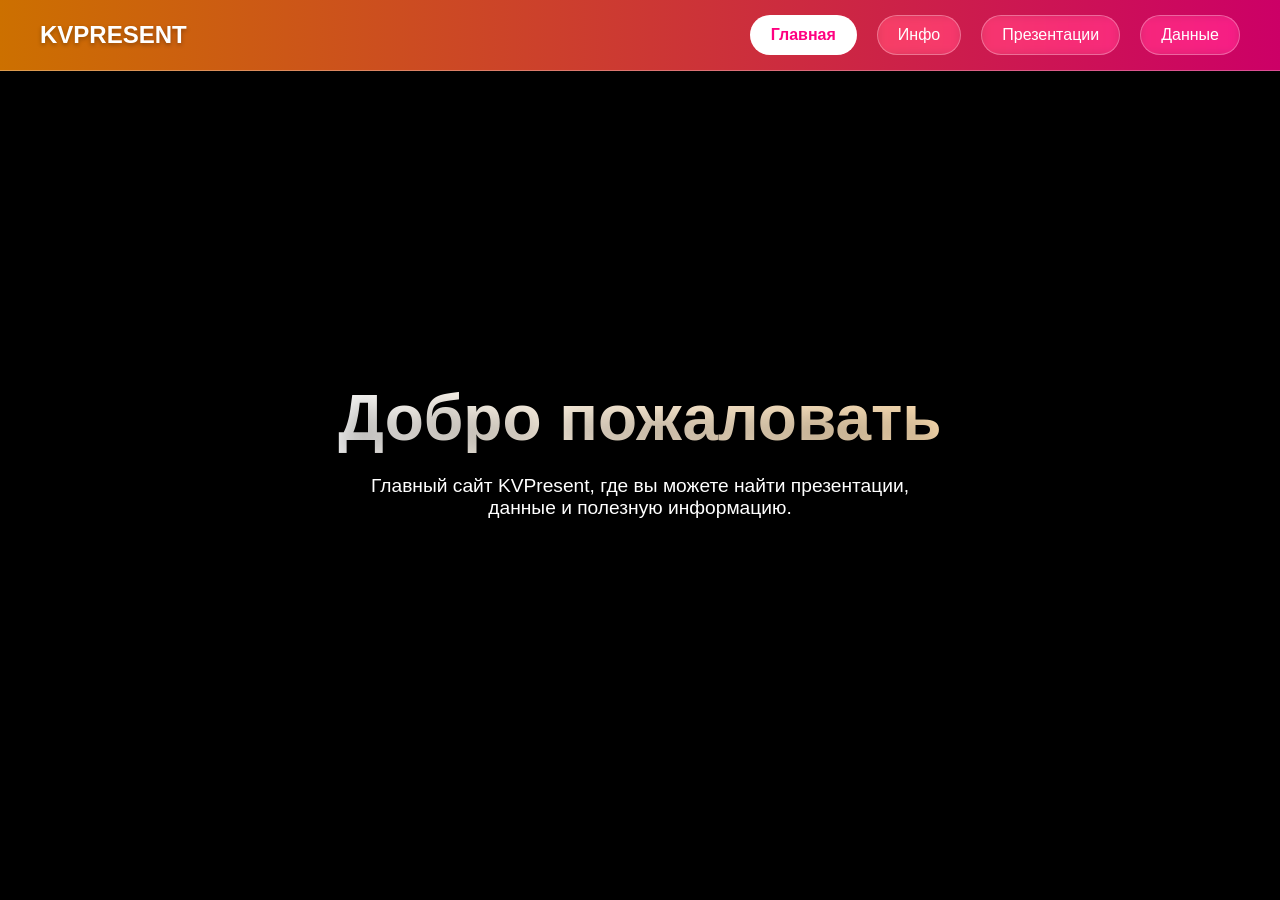
<file: index.html>
<!DOCTYPE html>
<html lang="ru">
<head>
    <meta charset="UTF-8">
    <meta name="viewport" content="width=device-width, initial-scale=1.0">
    <title>KVPresent - Главная</title>
    <link rel="stylesheet" href="style.css">
</head>
<body>

    <div class="loader-wrapper">
        <div class="spinner"></div>
    </div>

    <nav>
        <div class="logo">KVPresent</div>
        <div class="nav-links">
            <a href="index.html" class="nav-btn">Главная</a>
            <a href="info.html" class="nav-btn">Инфо</a>
            <a href="presentations.html" class="nav-btn">Презентации</a>
            <a href="data.html" class="nav-btn">Данные</a>
        </div>
    </nav>

    <div class="video-container">
        <video autoplay muted loop playsinline id="video-blur-layer">
            <source src="sakura_tree.mp4" type="video/mp4">
        </video>

        <video autoplay muted loop playsinline id="video-main-layer">
            <source src="sakura_tree.mp4" type="video/mp4">
        </video>
    </div>

    <div class="hero-content">
        <h1 class="hero-title">Добро пожаловать</h1>
        <p style="font-size: 1.2rem; max-width: 600px; margin: 0 auto; text-shadow: 0 2px 5px rgba(0,0,0,0.5);">
            Главный сайт KVPresent, где вы можете найти презентации, данные и полезную информацию.
        </p>
    </div>

    <script src="script.js"></script>
</body>
</html>
</file>
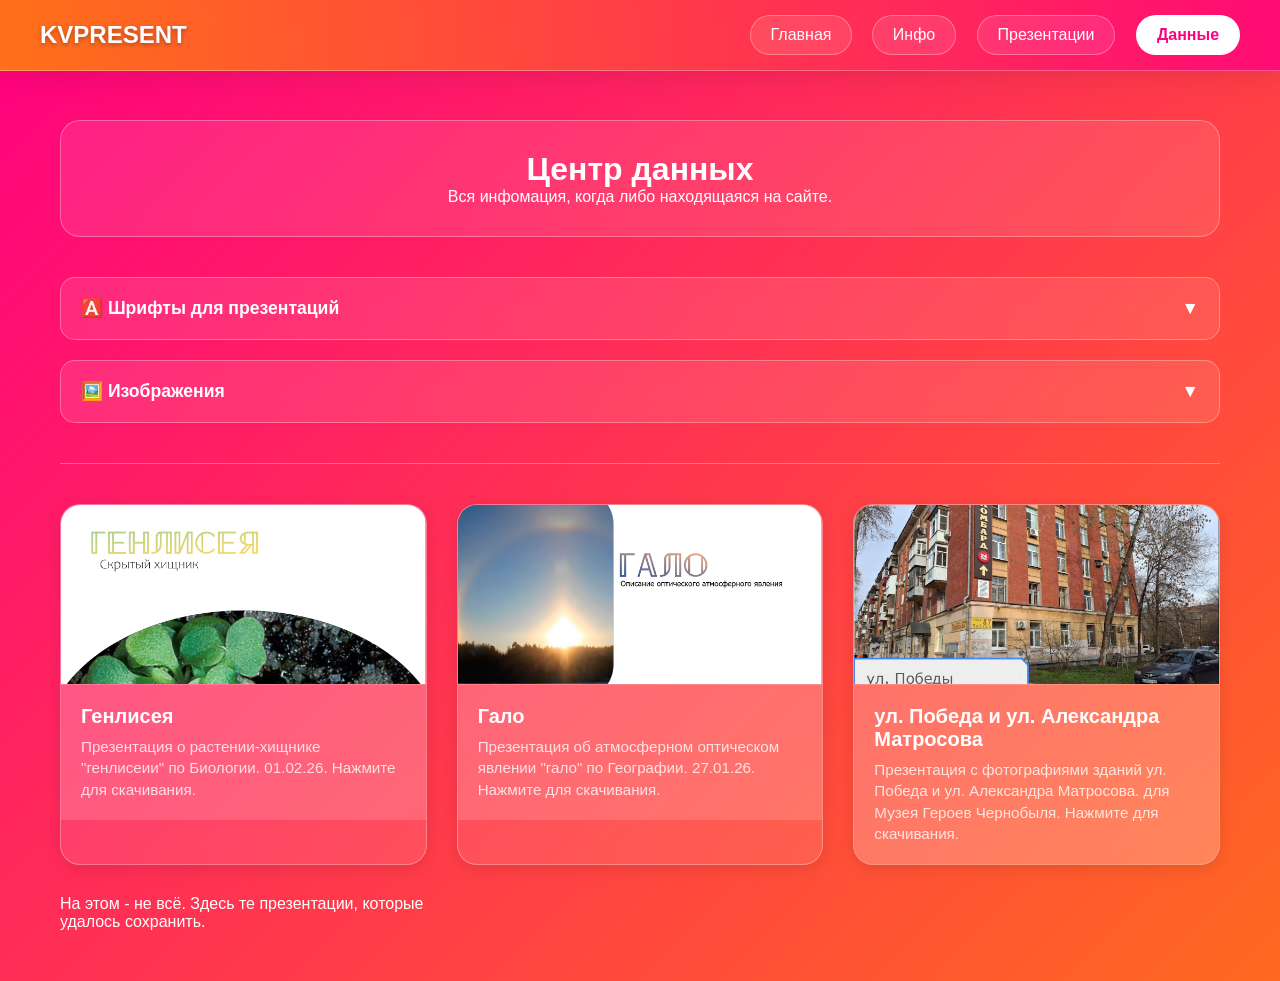
<file: data.html>
<!DOCTYPE html>
<html lang="ru">
<head>
    <meta charset="UTF-8">
    <meta name="viewport" content="width=device-width, initial-scale=1.0">
    <title>KVPresent - Центр данных</title>
    <link rel="stylesheet" href="style.css">
</head>
<body class="gradient-page">

    <div class="loader-wrapper">
        <div class="spinner"></div>
    </div>

    <nav>
        <div class="logo">KVPresent</div>
        <div class="nav-links">
            <a href="index.html" class="nav-btn">Главная</a>
            <a href="info.html" class="nav-btn">Инфо</a>
            <a href="presentations.html" class="nav-btn">Презентации</a>
            <a href="data.html" class="nav-btn">Данные</a>
        </div>
    </nav>

    <div class="page-container">
        
        <div class="glass-panel" style="text-align: center; margin-bottom: 40px;">
            <h1>Центр данных</h1>
            <p>Вся инфомация, когда либо находящаяся на сайте.</p>
        </div>

        <div class="glass-dropdown">
            <div class="dropdown-header">
                <span>🅰️ Шрифты для презентаций</span>
                <span class="arrow-icon">▼</span>
            </div>
            <div class="dropdown-content">
                <a href="data/fonts.txt" class="dropdown-item">📄 Скачать название всех шрифтов (txt)</a>
                <a href="store/apps/file001.html" class="dropdown-item">🔗 Ссылка на X Company Regular</a>
                <a href="store/apps/file004.html" class="dropdown-item">🔗 Ссылка на Candara (Zip)</a>
    
            </div>
        </div>
        
        <div class="glass-dropdown">
             <div class="dropdown-header">
                <span>🖼️ Изображения</span>
                <span class="arrow-icon">▼</span>
            </div>
            <div class="dropdown-content">
                <a href="data/img/galo.zip" class="dropdown-item">📸 Скачать изображения "Гало" (zip)</a>
                <a href="data/img/genliseya.zip" class="dropdown-item">📸 Скачать изображения "Генлисея" (zip)</a>
            </div>
        </div>

        <hr style="border: 0; height: 1px; background: rgba(255,255,255,0.3); margin: 40px 0;">
        <div class="cards-grid">
            
            <a href="data/present/генселия.pptx" target="_blank" class="glass-card-link">
                <div class="card-image-wrapper">
                    <img src="data/img/genliseya.png" alt="Презентация">
                </div>
                <div class="card-chin">
                    <div class="card-title">Генлисея</div>
                    <div class="card-desc">Презентация о растении-хищнике "генлисеии" по Биологии. 01.02.26. Нажмите для скачивания.</div>
                </div>
            </a>

            <a href="data/present/гало.pptx" class="glass-card-link">
                <div class="card-image-wrapper">
                    <img src="data/img/galo.png" alt="Графики">
                </div>
                <div class="card-chin">
                    <div class="card-title">Гало</div>
                    <div class="card-desc">Презентация об атмосферном оптическом явлении "гало" по Географии. 27.01.26. Нажмите для скачивания.</div>
                </div>
            </a>

            <a href="data/present/Победа-АМ.pptx" class="glass-card-link">
                <div class="card-image-wrapper">
                    <img src="data/img/Pobeda-AM.png" alt="Аналитика">
                </div>
                <div class="card-chin">
                    <div class="card-title">ул. Победа и ул. Александра Матросова</div>
                    <div class="card-desc">Презентация с фотографиями зданий ул. Победа и ул. Александра Матросова. для Музея Героев Чернобыля. Нажмите для скачивания.</div>
                </div>
            </a>

<p> На этом - не всё. Здесь те презентации, которые удалось сохранить.</p>
        </div> </div>

    <script src="script.js"></script>
</body>

</html>
</file>
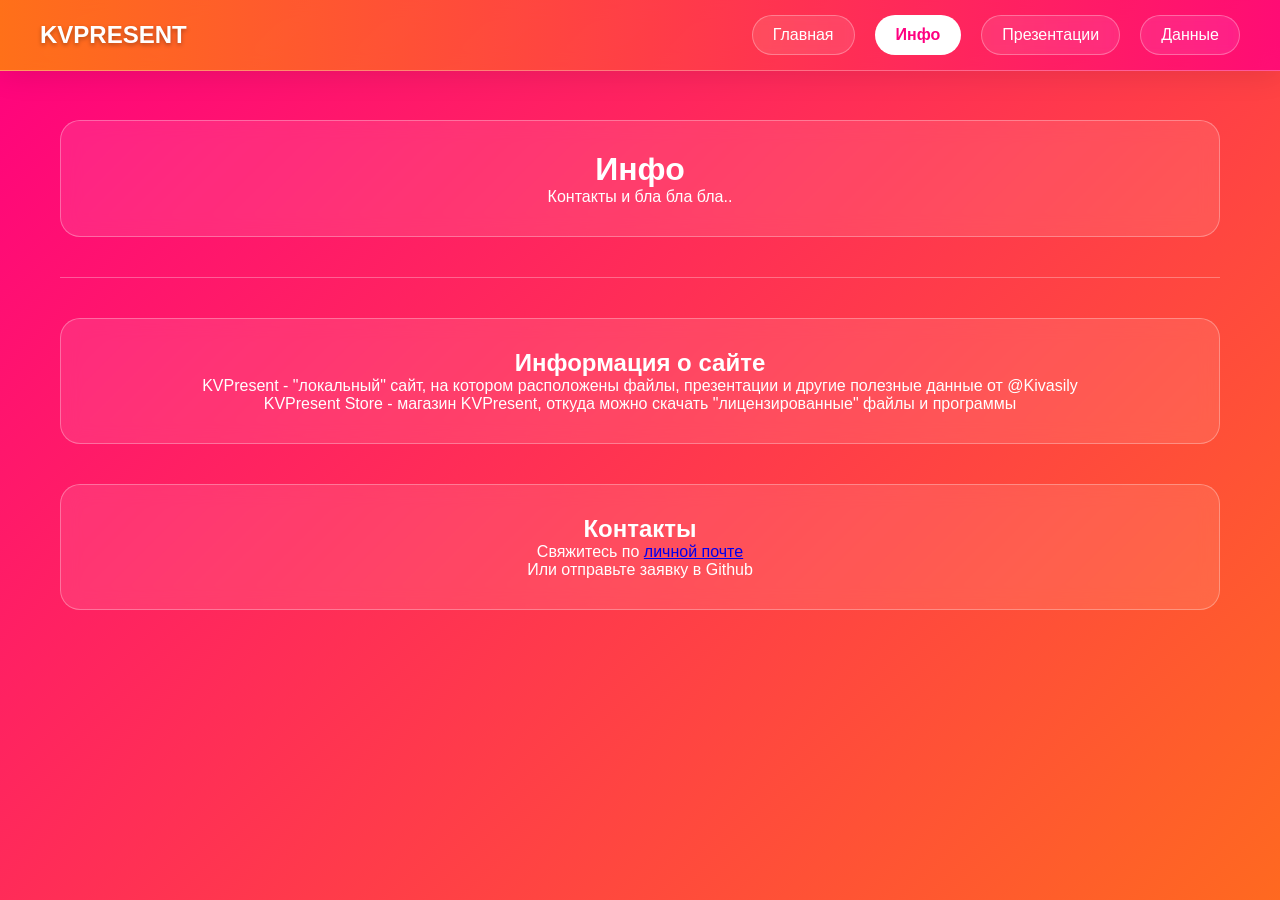
<file: info.html>
<!DOCTYPE html>
<html lang="ru">
<head>
    <meta charset="UTF-8">
    <meta name="viewport" content="width=device-width, initial-scale=1.0">
    <title>KVPresent - Инфо</title>
    <link rel="stylesheet" href="style.css">
</head>
<body class="gradient-page">

    <div class="loader-wrapper">
        <div class="spinner"></div>
    </div>

    <nav>
        <div class="logo">KVPresent</div>
        <div class="nav-links">
            <a href="index.html" class="nav-btn">Главная</a>
            <a href="info.html" class="nav-btn">Инфо</a>
            <a href="presentations.html" class="nav-btn">Презентации</a>
            <a href="data.html" class="nav-btn">Данные</a>
        </div>
    </nav>

    <div class="page-container">
        
        <div class="glass-panel" style="text-align: center; margin-bottom: 40px;">
            <h1>Инфо</h1>
            <p>Контакты и бла бла бла..</p>
        </div>

<hr style="border: 0; height: 1px; background: rgba(255,255,255,0.3); margin: 40px 0;">
        <div class="glass-panel" style="text-align: center; margin-bottom: 40px;">
            <h2>Информация о сайте</h2>
            <p>KVPresent - "локальный" сайт, на котором расположены файлы, презентации и другие полезные данные от @Kivasily</p>
            <p>KVPresent Store - магазин KVPresent, откуда можно скачать "лицензированные" файлы и программы</p>
        </div>
        <div class="glass-panel" style="text-align: center; margin-bottom: 40px;">
            <h2>Контакты</h2>
            <p>Свяжитесь по <a href="mailto:vasilykriwtsov@ya.ru">личной почте</a></p>
            <p>Или отправьте заявку в Github</p>
        </div>

        

        
    </div>

    <script src="script.js"></script>
</body>

</html>
</file>
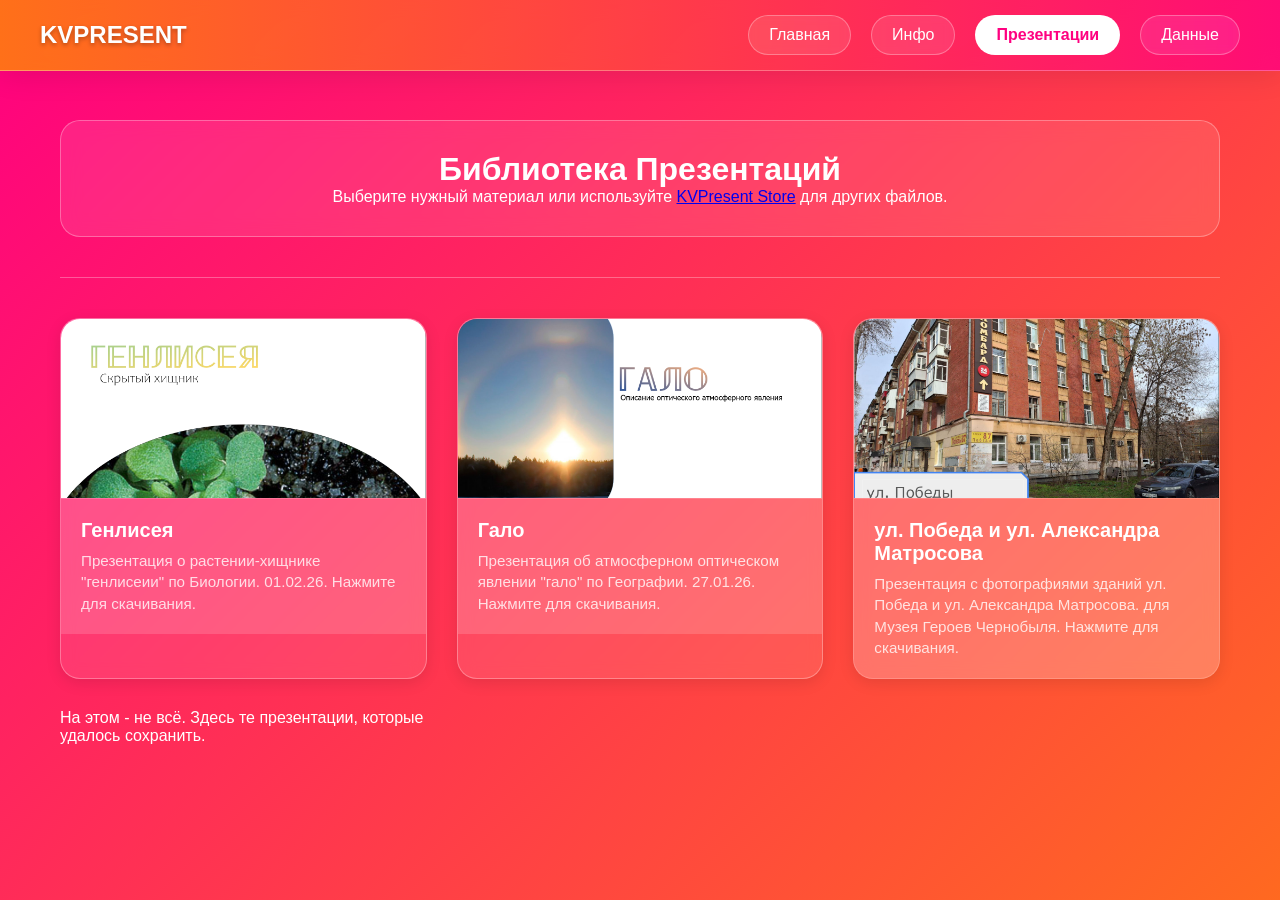
<file: presentations.html>
<!DOCTYPE html>
<html lang="ru">
<head>
    <meta charset="UTF-8">
    <meta name="viewport" content="width=device-width, initial-scale=1.0">
    <title>KVPresent - Материалы</title>
    <link rel="stylesheet" href="style.css">
</head>
<body class="gradient-page">

    <div class="loader-wrapper">
        <div class="spinner"></div>
    </div>

    <nav>
        <div class="logo">KVPresent</div>
        <div class="nav-links">
            <a href="index.html" class="nav-btn">Главная</a>
            <a href="info.html" class="nav-btn">Инфо</a>
            <a href="presentations.html" class="nav-btn">Презентации</a>
            <a href="data.html" class="nav-btn">Данные</a>
        </div>
    </nav>

    <div class="page-container">
        
        <div class="glass-panel" style="text-align: center; margin-bottom: 40px;">
            <h1>Библиотека Презентаций</h1>
            <p>Выберите нужный материал или используйте <a href="store/store.html">KVPresent Store</a> для других файлов.</p>
        </div>


        <hr style="border: 0; height: 1px; background: rgba(255,255,255,0.3); margin: 40px 0;">

        <div class="cards-grid">
            
            <a href="data/present/генселия.pptx" target="_blank" class="glass-card-link">
                <div class="card-image-wrapper">
                    <img src="data/img/genliseya.png" alt="Презентация">
                </div>
                <div class="card-chin">
                    <div class="card-title">Генлисея</div>
                    <div class="card-desc">Презентация о растении-хищнике "генлисеии" по Биологии. 01.02.26. Нажмите для скачивания.</div>
                </div>
            </a>

            <a href="data/present/гало.pptx" class="glass-card-link">
                <div class="card-image-wrapper">
                    <img src="data/img/galo.png" alt="Графики">
                </div>
                <div class="card-chin">
                    <div class="card-title">Гало</div>
                    <div class="card-desc">Презентация об атмосферном оптическом явлении "гало" по Географии. 27.01.26. Нажмите для скачивания.</div>
                </div>
            </a>

            <a href="data/present/Победа-АМ.pptx" class="glass-card-link">
                <div class="card-image-wrapper">
                    <img src="data/img/Pobeda-AM.png" alt="Аналитика">
                </div>
                <div class="card-chin">
                    <div class="card-title">ул. Победа и ул. Александра Матросова</div>
                    <div class="card-desc">Презентация с фотографиями зданий ул. Победа и ул. Александра Матросова. для Музея Героев Чернобыля. Нажмите для скачивания.</div>
                </div>
            </a>

<p> На этом - не всё. Здесь те презентации, которые удалось сохранить.</p>
        </div> </div>

    <script src="script.js"></script>
</body>

</html>
</file>
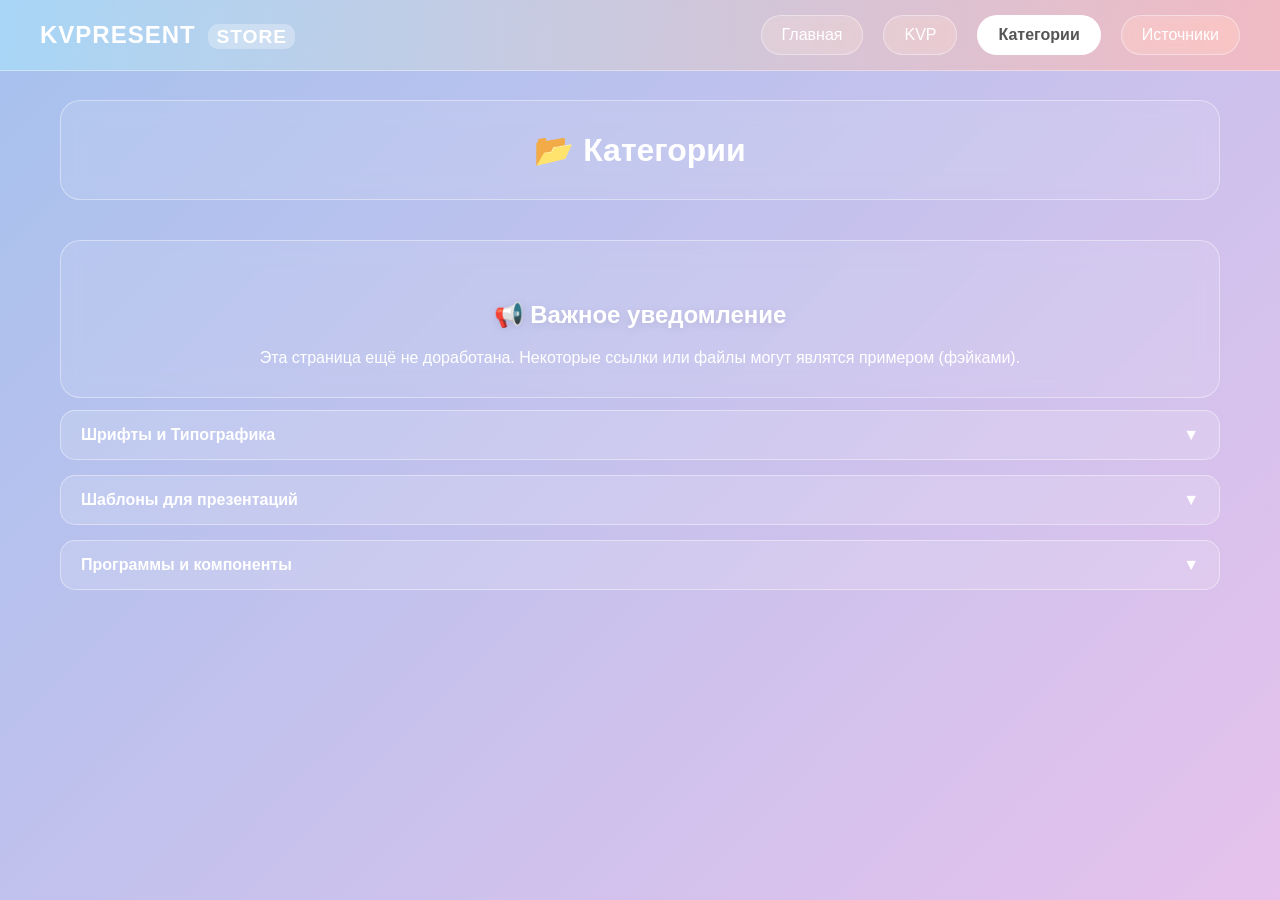
<file: store/categories.html>
<!DOCTYPE html>
<html lang="ru">
<head>
    <meta charset="UTF-8">
    <meta name="viewport" content="width=device-width, initial-scale=1.0">
    <title>KVPresent Store - категории</title>
    <link rel="stylesheet" href="store-style.css">
</head>
<body class="store-gradient">

    <div class="loader-wrapper"><div class="spinner"></div></div>

    <nav>
        <div class="logo">KVPresent <span class="store-badge">STORE</span></div>
        <div class="nav-links">
            <a href="store.html" class="nav-btn">Главная</a>
            <a href="../index.html" class="nav-btn">KVP</a> 
            <a href="categories.html" class="nav-btn">Категории</a>
            <a href="sources.html" class="nav-btn">Источники</a>
        </div>
    </nav>

    <div class="page-container">
   <div class="glass-panel" style="text-align: center; margin-bottom: 40px;">
                <h1>📂 Категории</h1>
        </div>

        
         <div class="glass-panel" style="text-align: center; margin-bottom: 12px;">
            <h2>📢 Важное уведомление</h2>
            <p>Эта страница ещё не доработана. Некоторые ссылки или файлы могут являтся примером (фэйками).</p>
        </div>
        
        <div class="glass-dropdown">
            <div class="dropdown-header">Шрифты и Типографика <span>▼</span></div>
            <div class="dropdown-content">
                <a href="apps/file001.html" class="dropdown-item">X Company Regular (v. 0.90)</a>
                <a href="#" class="dropdown-item">Рукописные шрифты</a>
                <a href="#" class="dropdown-item">Кириллица Pro</a>
            </div>
        </div>

        <div class="glass-dropdown">
            <div class="dropdown-header">Шаблоны для презентаций<span>▼</span></div>
            <div class="dropdown-content">
                <a href="#" class="dropdown-item">Для бизнеса</a>
                <a href="#" class="dropdown-item">Для учебы</a>
                <a href="#" class="dropdown-item">Минимализм</a>
            </div>
        </div>

        <div class="glass-dropdown">
            <div class="dropdown-header">Программы и компоненты <span>▼</span></div>
            <div class="dropdown-content">
                <a href="apps/file002.html" class="dropdown-item">ONLYOFFICE</a>
                <a href="#" class="dropdown-item">Лицензионные соглашения</a>
            </div>
        </div>

    </div>
    <script src="store-script.js"></script>
</body>
</html>
</file>
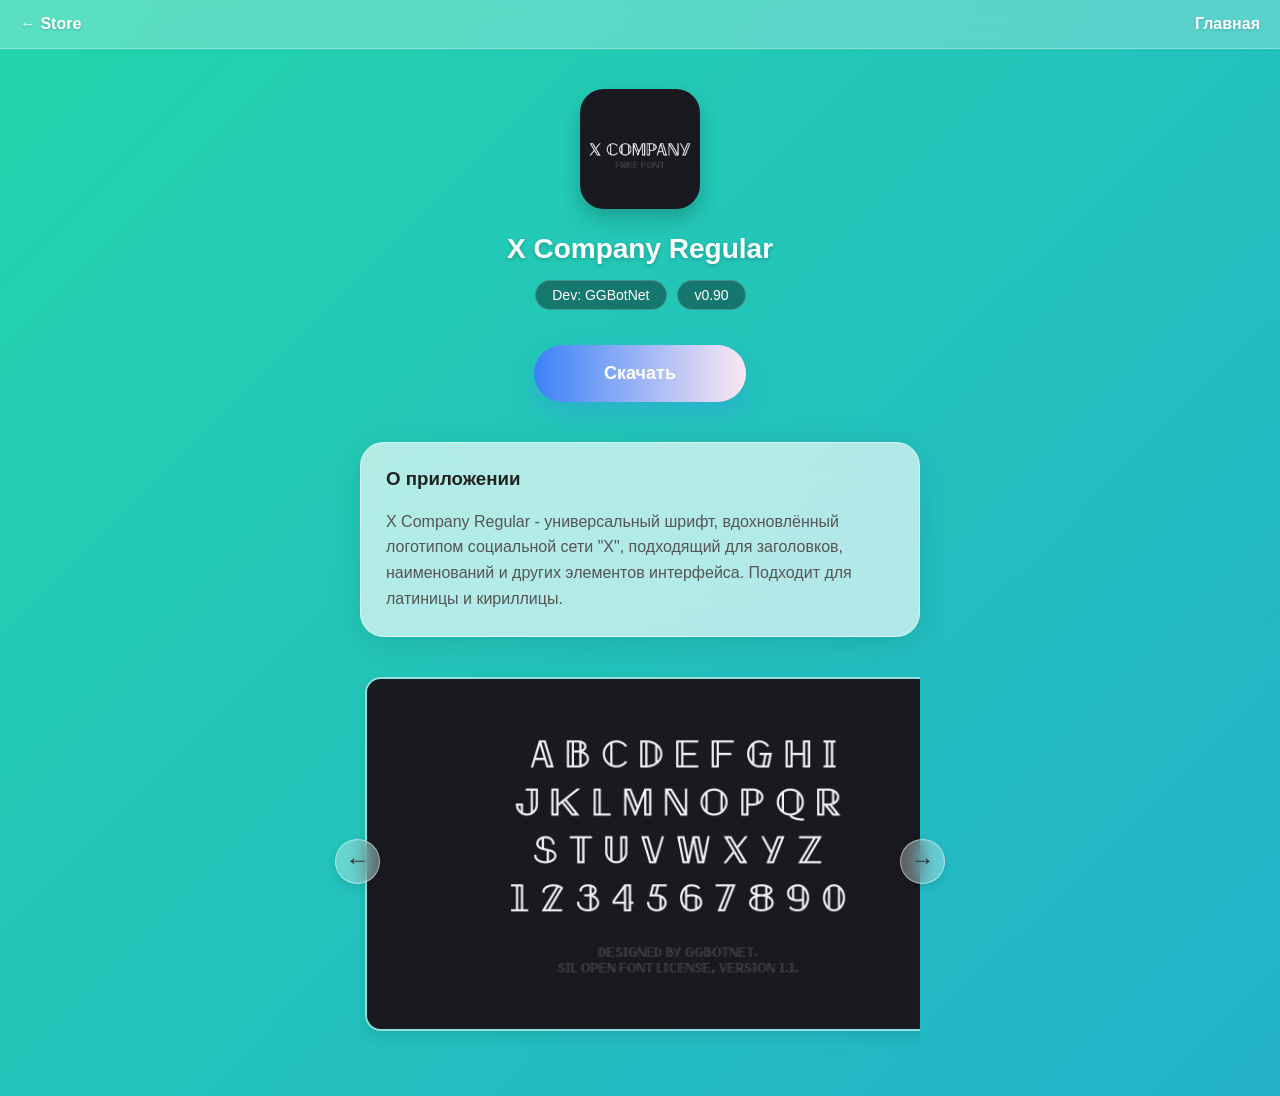
<file: store/apps/file001.html>
<!DOCTYPE html>
<html lang="ru">
<head>
    <meta charset="UTF-8">
    <meta name="viewport" content="width=device-width, initial-scale=1.0">
    <title>Страница Приложения - X Company Regular</title>
    <style>
        :root {
            /* Цвета для кнопки (Голубой и Бледно-розовый) */
            --btn-blue: #3b82f6; 
            --btn-pink-pale: #fce7f3;
            
            /* Цвета текста */
            --text-dark: #333333;
            --text-light: #555555;
        }

        body {
            font-family: -apple-system, BlinkMacSystemFont, "Segoe UI", Roboto, Helvetica, Arial, sans-serif;
            color: var(--text-dark);
            margin: 0;
            padding: 0;
            display: flex;
            flex-direction: column;
            align-items: center;
            min-height: 100vh;
            overflow-x: hidden; /* Предотвращение горизонтальной прокрутки всей страницы */

            /* ПЕРЕЛИВАЮЩИЙСЯ ФОН */
            background: linear-gradient(-45deg, #ee7752, #e73c7e, #23a6d5, #23d5ab);
            background-size: 400% 400%;
            animation: gradientBG 15s ease infinite;
        }

        @keyframes gradientBG {
            0% { background-position: 0% 50%; }
            50% { background-position: 100% 50%; }
            100% { background-position: 0% 50%; }
        }

        /* --- Навигация --- */
        nav {
            width: 100%;
            padding: 15px 20px;
            background: rgba(255, 255, 255, 0.25);
            backdrop-filter: blur(10px);
            -webkit-backdrop-filter: blur(10px);
            border-bottom: 1px solid rgba(255, 255, 255, 0.3);
            position: sticky;
            top: 0;
            z-index: 100;
            display: flex;
            justify-content: space-between;
            align-items: center;
            box-sizing: border-box;
        }

        .nav-link {
            color: white;
            text-shadow: 0 1px 3px rgba(0,0,0,0.2);
            text-decoration: none;
            font-weight: 600;
            font-size: 16px;
            transition: opacity 0.3s;
        }

        .nav-link:hover { opacity: 0.8; }

        /* --- Контейнер приложения --- */
        .app-container {
            max-width: 600px;
            width: 100%;
            /* Отступы адаптируются на мобилках (см. media query внизу) */
            padding: 40px 20px;
            text-align: center;
            box-sizing: border-box;
        }

        .app-icon {
            width: 120px;
            height: 120px;
            border-radius: 24px;
            box-shadow: 0 10px 20px rgba(0,0,0,0.2);
            margin-bottom: 20px;
            object-fit: cover;
            background-color: #fff;
        }

        .app-title {
            font-size: 28px;
            font-weight: 800;
            margin: 0 0 15px 0;
            color: #fff;
            text-shadow: 0 2px 4px rgba(0,0,0,0.2);
            /* Перенос длинных заголовков на мобилках */
            word-wrap: break-word; 
        }

        /* Мета-информация */
        .app-meta {
            display: flex;
            justify-content: center;
            gap: 10px;
            margin-bottom: 35px;
            font-size: 14px;
            flex-wrap: wrap; /* Чтобы не ломалось на очень узких экранах */
        }

        .app-meta span {
            background: rgba(0, 0, 0, 0.4);
            color: white;
            backdrop-filter: blur(5px);
            padding: 6px 16px;
            border-radius: 20px;
            font-weight: 500;
            border: 1px solid rgba(255,255,255,0.2);
        }

        /* --- КНОПКА СКАЧАТЬ --- */
        .download-btn {
            display: inline-block;
            text-decoration: none;
            color: white;
            font-weight: bold;
            font-size: 18px;
            /* Паддинги адаптируются на мобилках (см. media query внизу) */
            padding: 18px 70px; 
            border-radius: 50px;
            box-shadow: 0 10px 25px rgba(59, 130, 246, 0.3);
            margin-bottom: 40px;
            background: linear-gradient(90deg, var(--btn-blue), var(--btn-pink-pale), var(--btn-blue));
            background-size: 200% auto;
            animation: slowGlow 3s linear infinite;
            transform: scale(1);
            transition: transform 0.2s ease, box-shadow 0.2s ease;
            /* Важно для мобильной верстки, чтобы паддинги не рвали ширину */
            box-sizing: border-box; 
            max-width: 100%;
        }

        .download-btn:active { transform: scale(0.98); }

        @keyframes slowGlow {
            0% { background-position: 0% center; }
            100% { background-position: 200% center; }
        }

        /* --- Описание --- */
        .glass-card {
            text-align: left;
            background: rgba(255, 255, 255, 0.65);
            backdrop-filter: blur(20px);
            -webkit-backdrop-filter: blur(20px);
            border: 1px solid rgba(255, 255, 255, 0.5);
            padding: 25px;
            border-radius: 24px;
            box-shadow: 0 8px 32px rgba(0, 0, 0, 0.1);
            margin-bottom: 30px;
            color: var(--text-dark);
        }

        .glass-card h3 { margin-top: 0; color: #222; }
        .glass-card p { line-height: 1.6; color: var(--text-light); margin-bottom: 0; }

        /* --- Скриншоты с оберткой для стрелок --- */
        .screenshots-wrapper {
            position: relative;
            width: 100%;
            display: flex;
            align-items: center;
        }

        .screenshots-container {
            display: flex;
            overflow-x: auto;
            gap: 15px;
            padding: 10px 5px 25px 5px; /* Немного места для теней и скроллбара */
            scrollbar-width: none; 
            -ms-overflow-style: none;
            scroll-behavior: smooth; /* Плавная прокрутка по JS */
            width: 100%;
        }
        .screenshots-container::-webkit-scrollbar { display: none; }

        /* Стили для ИЗОБРАЖЕНИЙ-скриншотов */
        .screenshot-img {
            /* Фиксированная высота, ширина авто по пропорциям */
            height: 350px; 
            width: auto;
            /* Максимальная ширина на случай очень широких картинок */
            max-width: 80vw; 
            
            border-radius: 16px;
            flex-shrink: 0;
            /* Стеклянная рамка вокруг картинки */
            border: 2px solid rgba(255, 255, 255, 0.5);
            box-shadow: 0 5px 15px rgba(0,0,0,0.1);
            transition: transform 0.3s ease;
            /* Чтобы картинка вела себя как блок */
            display: block;
        }
        
        .screenshot-img:hover {
             transform: scale(1.02);
        }

        /* --- Стеклянные стрелки (Скрыты по умолчанию/на мобилках) --- */
        .scroll-btn {
            display: none; /* Скрыты на мобильных */
            position: absolute;
            z-index: 10;
            background: rgba(255, 255, 255, 0.3);
            backdrop-filter: blur(10px);
            -webkit-backdrop-filter: blur(10px);
            border: 1px solid rgba(255, 255, 255, 0.5);
            color: var(--text-dark);
            width: 45px;
            height: 45px;
            border-radius: 50%;
            font-size: 24px;
            line-height: 1;
            cursor: pointer;
            box-shadow: 0 4px 10px rgba(0,0,0,0.1);
            transition: all 0.3s ease;
            
            align-items: center;
            justify-content: center;
            padding-bottom: 4px; /* Корректировка вертикального выравнивания стрелки */
        }

        .scroll-btn:hover {
            background: rgba(255, 255, 255, 0.5);
            transform: scale(1.1);
        }

        .scroll-btn.left { left: -25px; }
        .scroll-btn.right { right: -25px; }


        /* =========================================
           МОБИЛЬНАЯ ОПТИМИЗАЦИЯ (Все экраны <= 768px)
           ========================================= */
        @media (max-width: 768px) {
            /* Уменьшаем отступы контейнера */
            .app-container {
                padding: 25px 15px;
            }

            /* Чуть меньше заголовок */
            .app-title {
                font-size: 24px;
            }

            /* КРИТИЧЕСКОЕ ИСПРАВЛЕНИЕ КНОПКИ */
            .download-btn {
                width: 90%; /* Почти во всю ширину */
                padding: 16px 20px; /* Убираем огромные боковые паддинги */
                font-size: 18px;
            }
            
            /* Уменьшаем скриншоты для мобилок, чтобы влезало больше */
             .screenshot-img {
                height: 280px;
            }
        }

        /* Показываем стрелки ТОЛЬКО на десктопе (> 769px) */
        @media (min-width: 769px) {
            .scroll-btn {
                display: flex; 
            }
        }

    </style>
</head>
<body>

    <nav>
        <a href="../store.html" class="nav-link">← Store</a>
        <a href="../../index.html" class="nav-link">Главная</a>
    </nav>

    <div class="app-container">
        <img src="../../data/img/x-company.webp" alt="App Icon" class="app-icon">
        
        <h1 class="app-title">X Company Regular</h1>
        
        <div class="app-meta">
            <span class="developer">Dev: GGBotNet</span>
            <span class="version">v0.90</span>
        </div>

        <a href="../../data/X Company Regular.otf" class="download-btn">Скачать</a>

        <div class="glass-card">
            <h3>О приложении</h3>
            <p>X Company Regular - универсальный шрифт, вдохновлённый логотипом социальной сети "X", подходящий для заголовков, наименований и других элементов интерфейса. Подходит для латиницы и кириллицы.</p>
        </div>

        <div class="screenshots-wrapper">
            <button class="scroll-btn left" id="slideLeft">←</button>

            <div class="screenshots-container" id="scrollContainer">
                <img src="../../data/img/X-Company2.png" alt="Screenshot 1" class="screenshot-img">

            </div>

            <button class="scroll-btn right" id="slideRight">→</button>
        </div>

    </div>

    <script>
        const container = document.getElementById('scrollContainer');
        const buttonRight = document.getElementById('slideRight');
        const buttonLeft = document.getElementById('slideLeft');

        buttonRight.onclick = function () {
            // Прокрутка на 250px вправо
            container.scrollBy({ left: 250, behavior: 'smooth' });
        };
        buttonLeft.onclick = function () {
            // Прокрутка на 250px влево
            container.scrollBy({ left: -250, behavior: 'smooth' });
        };
    </script>

</body>

</html>
</file>
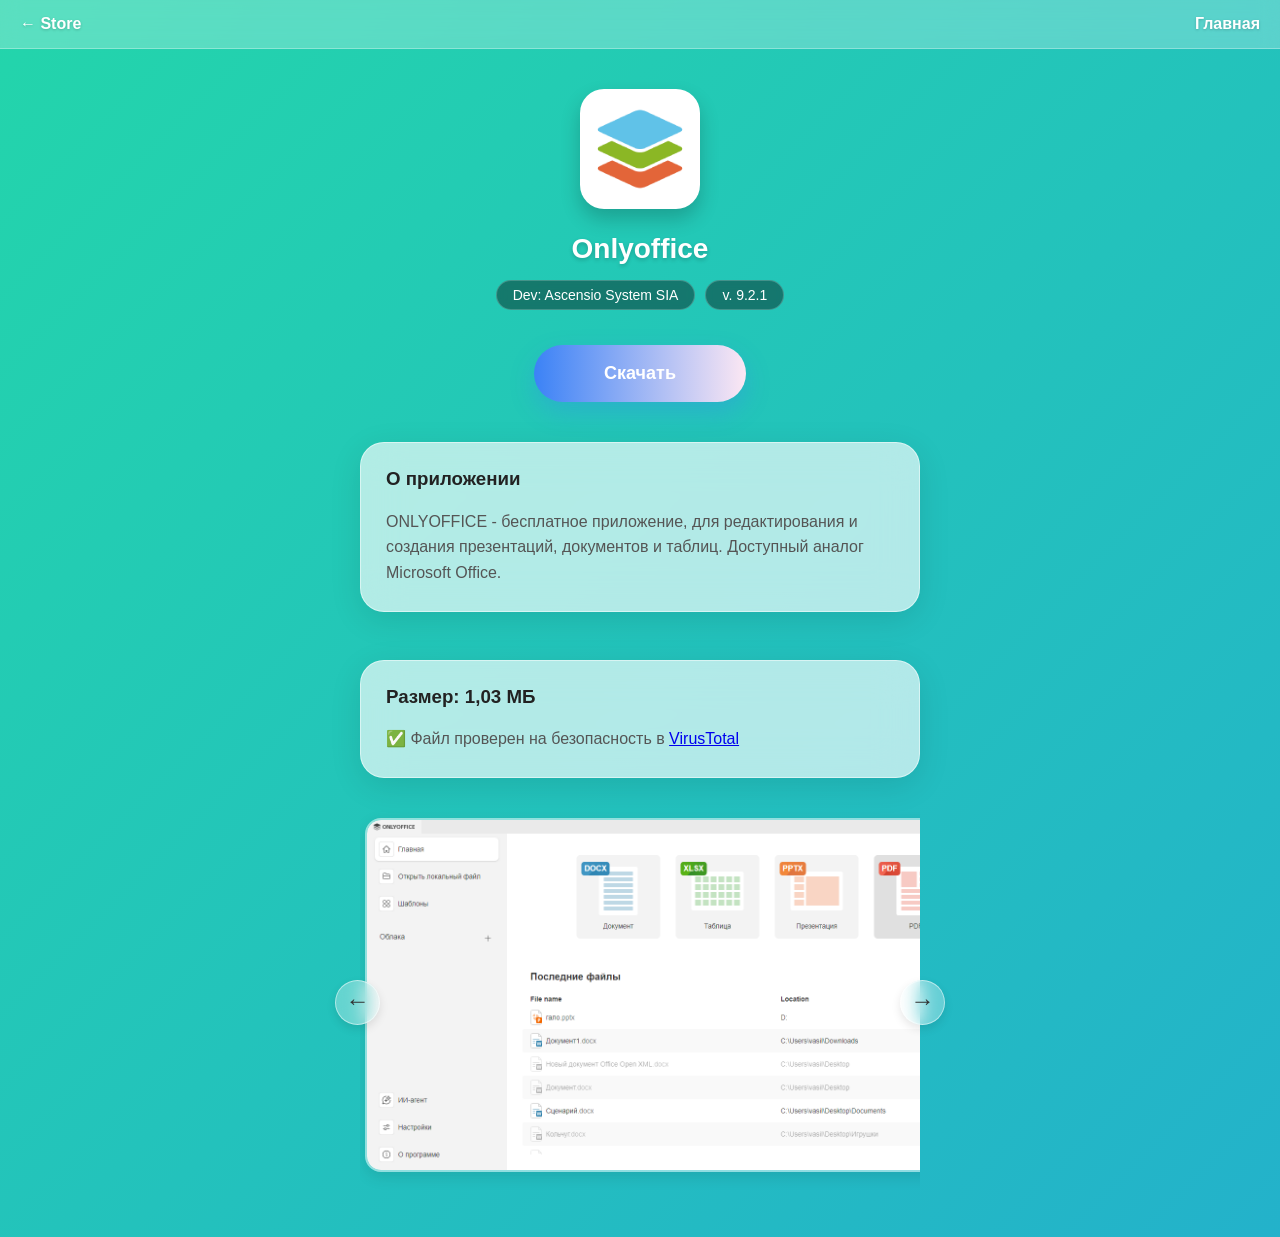
<file: store/apps/file002.html>
<!DOCTYPE html>
<html lang="ru">
<head>
    <meta charset="UTF-8">
    <meta name="viewport" content="width=device-width, initial-scale=1.0">
    <title>Страница Приложения - Onlyoffice</title>
    <style>
        :root {
            /* Цвета для кнопки (Голубой и Бледно-розовый) */
            --btn-blue: #3b82f6; 
            --btn-pink-pale: #fce7f3;
            
            /* Цвета текста */
            --text-dark: #333333;
            --text-light: #555555;
        }

        body {
            font-family: -apple-system, BlinkMacSystemFont, "Segoe UI", Roboto, Helvetica, Arial, sans-serif;
            color: var(--text-dark);
            margin: 0;
            padding: 0;
            display: flex;
            flex-direction: column;
            align-items: center;
            min-height: 100vh;
            overflow-x: hidden; /* Предотвращение горизонтальной прокрутки всей страницы */

            /* ПЕРЕЛИВАЮЩИЙСЯ ФОН */
            background: linear-gradient(-45deg, #ee7752, #e73c7e, #23a6d5, #23d5ab);
            background-size: 400% 400%;
            animation: gradientBG 15s ease infinite;
        }

        @keyframes gradientBG {
            0% { background-position: 0% 50%; }
            50% { background-position: 100% 50%; }
            100% { background-position: 0% 50%; }
        }

        /* --- Навигация --- */
        nav {
            width: 100%;
            padding: 15px 20px;
            background: rgba(255, 255, 255, 0.25);
            backdrop-filter: blur(10px);
            -webkit-backdrop-filter: blur(10px);
            border-bottom: 1px solid rgba(255, 255, 255, 0.3);
            position: sticky;
            top: 0;
            z-index: 100;
            display: flex;
            justify-content: space-between;
            align-items: center;
            box-sizing: border-box;
        }

        .nav-link {
            color: white;
            text-shadow: 0 1px 3px rgba(0,0,0,0.2);
            text-decoration: none;
            font-weight: 600;
            font-size: 16px;
            transition: opacity 0.3s;
        }

        .nav-link:hover { opacity: 0.8; }

        /* --- Контейнер приложения --- */
        .app-container {
            max-width: 600px;
            width: 100%;
            /* Отступы адаптируются на мобилках (см. media query внизу) */
            padding: 40px 20px;
            text-align: center;
            box-sizing: border-box;
        }

        .app-icon {
            width: 120px;
            height: 120px;
            border-radius: 24px;
            box-shadow: 0 10px 20px rgba(0,0,0,0.2);
            margin-bottom: 20px;
            object-fit: cover;
            background-color: #fff;
        }

        .app-title {
            font-size: 28px;
            font-weight: 800;
            margin: 0 0 15px 0;
            color: #fff;
            text-shadow: 0 2px 4px rgba(0,0,0,0.2);
            /* Перенос длинных заголовков на мобилках */
            word-wrap: break-word; 
        }

        /* Мета-информация */
        .app-meta {
            display: flex;
            justify-content: center;
            gap: 10px;
            margin-bottom: 35px;
            font-size: 14px;
            flex-wrap: wrap; /* Чтобы не ломалось на очень узких экранах */
        }

        .app-meta span {
            background: rgba(0, 0, 0, 0.4);
            color: white;
            backdrop-filter: blur(5px);
            padding: 6px 16px;
            border-radius: 20px;
            font-weight: 500;
            border: 1px solid rgba(255,255,255,0.2);
        }

        /* --- КНОПКА СКАЧАТЬ --- */
        .download-btn {
            display: inline-block;
            text-decoration: none;
            color: white;
            font-weight: bold;
            font-size: 18px;
            /* Паддинги адаптируются на мобилках (см. media query внизу) */
            padding: 18px 70px; 
            border-radius: 50px;
            box-shadow: 0 10px 25px rgba(59, 130, 246, 0.3);
            margin-bottom: 40px;
            background: linear-gradient(90deg, var(--btn-blue), var(--btn-pink-pale), var(--btn-blue));
            background-size: 200% auto;
            animation: slowGlow 3s linear infinite;
            transform: scale(1);
            transition: transform 0.2s ease, box-shadow 0.2s ease;
            /* Важно для мобильной верстки, чтобы паддинги не рвали ширину */
            box-sizing: border-box; 
            max-width: 100%;
        }

        .download-btn:active { transform: scale(0.98); }

        @keyframes slowGlow {
            0% { background-position: 0% center; }
            100% { background-position: 200% center; }
        }

        /* --- Описание --- */
        .glass-card {
            text-align: left;
            background: rgba(255, 255, 255, 0.65);
            backdrop-filter: blur(20px);
            -webkit-backdrop-filter: blur(20px);
            border: 1px solid rgba(255, 255, 255, 0.5);
            padding: 25px;
            border-radius: 24px;
            box-shadow: 0 8px 32px rgba(0, 0, 0, 0.1);
            margin-bottom: 30px;
            color: var(--text-dark);
        }

        .glass-card h3 { margin-top: 0; color: #222; }
        .glass-card p { line-height: 1.6; color: var(--text-light); margin-bottom: 0; }

        /* --- Скриншоты с оберткой для стрелок --- */
        .screenshots-wrapper {
            position: relative;
            width: 100%;
            display: flex;
            align-items: center;
        }

        .screenshots-container {
            display: flex;
            overflow-x: auto;
            gap: 15px;
            padding: 10px 5px 25px 5px; /* Немного места для теней и скроллбара */
            scrollbar-width: none; 
            -ms-overflow-style: none;
            scroll-behavior: smooth; /* Плавная прокрутка по JS */
            width: 100%;
        }
        .screenshots-container::-webkit-scrollbar { display: none; }

        /* Стили для ИЗОБРАЖЕНИЙ-скриншотов */
        .screenshot-img {
            /* Фиксированная высота, ширина авто по пропорциям */
            height: 350px; 
            width: auto;
            /* Максимальная ширина на случай очень широких картинок */
            max-width: 80vw; 
            
            border-radius: 16px;
            flex-shrink: 0;
            /* Стеклянная рамка вокруг картинки */
            border: 2px solid rgba(255, 255, 255, 0.5);
            box-shadow: 0 5px 15px rgba(0,0,0,0.1);
            transition: transform 0.3s ease;
            /* Чтобы картинка вела себя как блок */
            display: block;
        }
        
        .screenshot-img:hover {
             transform: scale(1.02);
        }

        /* --- Стеклянные стрелки (Скрыты по умолчанию/на мобилках) --- */
        .scroll-btn {
            display: none; /* Скрыты на мобильных */
            position: absolute;
            z-index: 10;
            background: rgba(255, 255, 255, 0.3);
            backdrop-filter: blur(10px);
            -webkit-backdrop-filter: blur(10px);
            border: 1px solid rgba(255, 255, 255, 0.5);
            color: var(--text-dark);
            width: 45px;
            height: 45px;
            border-radius: 50%;
            font-size: 24px;
            line-height: 1;
            cursor: pointer;
            box-shadow: 0 4px 10px rgba(0,0,0,0.1);
            transition: all 0.3s ease;
            
            align-items: center;
            justify-content: center;
            padding-bottom: 4px; /* Корректировка вертикального выравнивания стрелки */
        }

        .scroll-btn:hover {
            background: rgba(255, 255, 255, 0.5);
            transform: scale(1.1);
        }

        .scroll-btn.left { left: -25px; }
        .scroll-btn.right { right: -25px; }


        /* =========================================
           МОБИЛЬНАЯ ОПТИМИЗАЦИЯ (Все экраны <= 768px)
           ========================================= */
        @media (max-width: 768px) {
            /* Уменьшаем отступы контейнера */
            .app-container {
                padding: 25px 15px;
            }

            /* Чуть меньше заголовок */
            .app-title {
                font-size: 24px;
            }

            /* КРИТИЧЕСКОЕ ИСПРАВЛЕНИЕ КНОПКИ */
            .download-btn {
                width: 90%; /* Почти во всю ширину */
                padding: 16px 20px; /* Убираем огромные боковые паддинги */
                font-size: 18px;
            }
            
            /* Уменьшаем скриншоты для мобилок, чтобы влезало больше */
             .screenshot-img {
                height: 280px;
            }
        }

        /* Показываем стрелки ТОЛЬКО на десктопе (> 769px) */
        @media (min-width: 769px) {
            .scroll-btn {
                display: flex; 
            }
        }

    </style>
</head>
<body>

    <nav>
        <a href="../store.html" class="nav-link">← Store</a>
        <a href="../../index.html" class="nav-link">Главная</a>
    </nav>

    <div class="app-container">
        <img src="../../data/img/ONLYOFFICE.png" alt="App Icon" class="app-icon">
        
        <h1 class="app-title">Onlyoffice</h1>
        
        <div class="app-meta">
            <span class="developer">Dev: Ascensio System SIA</span>
            <span class="version">v. 9.2.1</span>
        </div>

        <a href="../../data/ONLYOFFICE.exe" class="download-btn">Скачать</a>

        <div class="glass-card">
            <h3>О приложении</h3>
            <p>ONLYOFFICE - бесплатное приложение, для редактирования и создания презентаций, документов и таблиц. Доступный аналог Microsoft Office.</p>
        </div>
        <br>
        <div class="glass-card">
            <h3>Размер: <b>1,03 МБ</b></h3>
            <p>✅ Файл проверен на безопасность в <a href="https://virustotal.com/">VirusTotal</a></p>
        </div>
        <div class="screenshots-wrapper">
            <button class="scroll-btn left" id="slideLeft">←</button>

            <div class="screenshots-container" id="scrollContainer">
                <img src="../../data/img/onlyoffice2.png" alt="Screenshot 1" class="screenshot-img">
                <img src="../../data/img/onlyoffice1.png" alt="Screenshot 2" class="screenshot-img">

            </div>

            <button class="scroll-btn right" id="slideRight">→</button>
        </div>

    </div>

    <script>
        const container = document.getElementById('scrollContainer');
        const buttonRight = document.getElementById('slideRight');
        const buttonLeft = document.getElementById('slideLeft');

        buttonRight.onclick = function () {
            // Прокрутка на 250px вправо
            container.scrollBy({ left: 250, behavior: 'smooth' });
        };
        buttonLeft.onclick = function () {
            // Прокрутка на 250px влево
            container.scrollBy({ left: -250, behavior: 'smooth' });
        };
    </script>

</body>
</html>
</file>
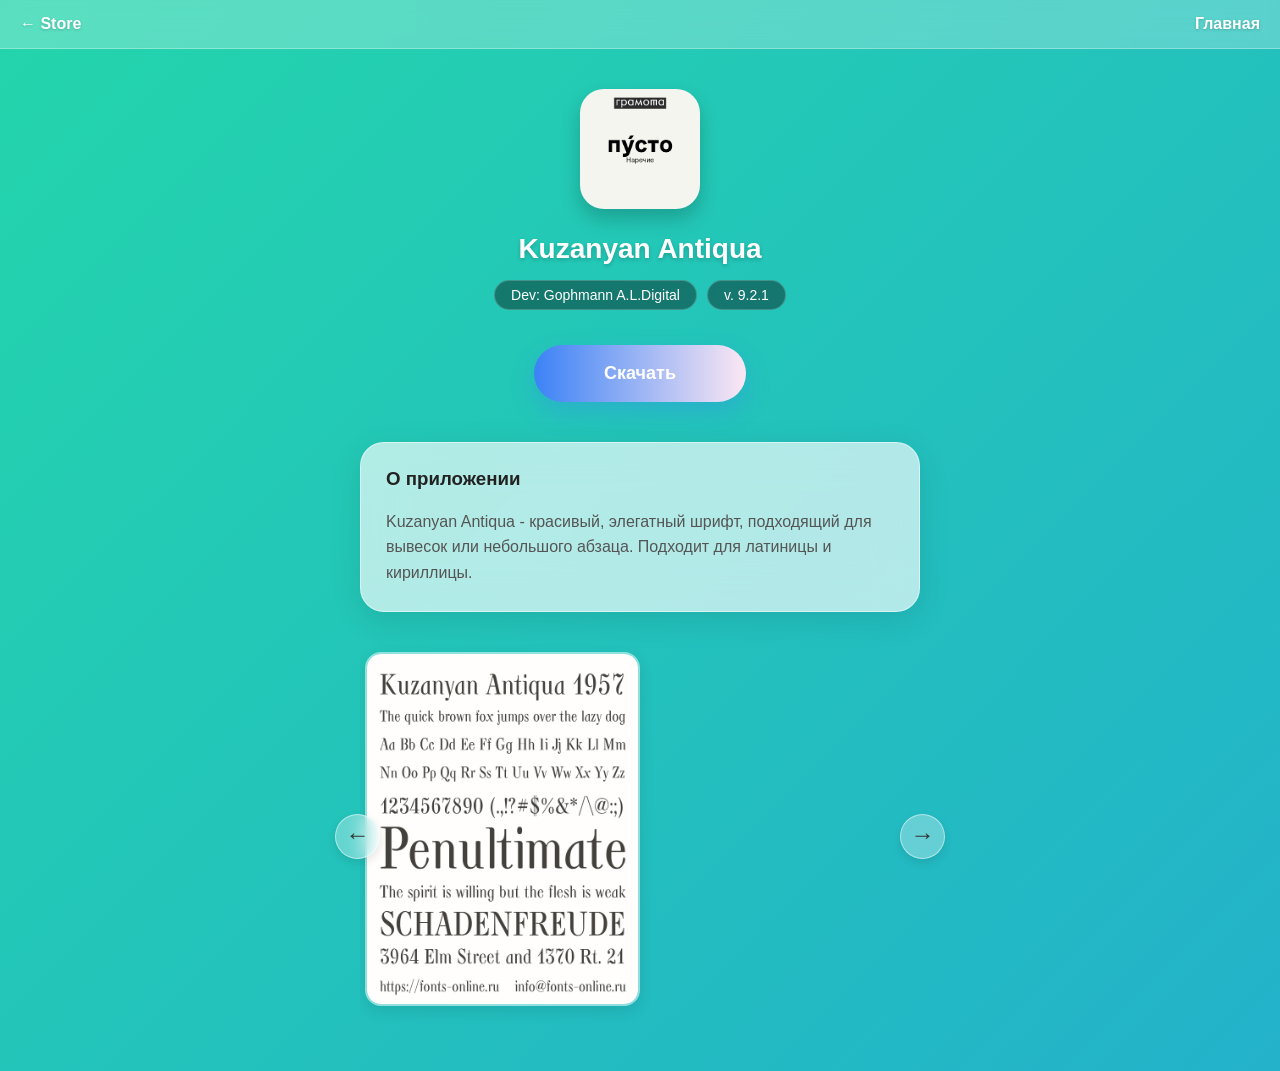
<file: store/apps/file003.html>
<!DOCTYPE html>
<html lang="ru">
<head>
    <meta charset="UTF-8">
    <meta name="viewport" content="width=device-width, initial-scale=1.0">
    <title>Страница Приложения - Kuzanyan Antiqua</title>
    <style>
        :root {
            /* Цвета для кнопки (Голубой и Бледно-розовый) */
            --btn-blue: #3b82f6; 
            --btn-pink-pale: #fce7f3;
            
            /* Цвета текста */
            --text-dark: #333333;
            --text-light: #555555;
        }

        body {
            font-family: -apple-system, BlinkMacSystemFont, "Segoe UI", Roboto, Helvetica, Arial, sans-serif;
            color: var(--text-dark);
            margin: 0;
            padding: 0;
            display: flex;
            flex-direction: column;
            align-items: center;
            min-height: 100vh;
            overflow-x: hidden; /* Предотвращение горизонтальной прокрутки всей страницы */

            /* ПЕРЕЛИВАЮЩИЙСЯ ФОН */
            background: linear-gradient(-45deg, #ee7752, #e73c7e, #23a6d5, #23d5ab);
            background-size: 400% 400%;
            animation: gradientBG 15s ease infinite;
        }

        @keyframes gradientBG {
            0% { background-position: 0% 50%; }
            50% { background-position: 100% 50%; }
            100% { background-position: 0% 50%; }
        }

        /* --- Навигация --- */
        nav {
            width: 100%;
            padding: 15px 20px;
            background: rgba(255, 255, 255, 0.25);
            backdrop-filter: blur(10px);
            -webkit-backdrop-filter: blur(10px);
            border-bottom: 1px solid rgba(255, 255, 255, 0.3);
            position: sticky;
            top: 0;
            z-index: 100;
            display: flex;
            justify-content: space-between;
            align-items: center;
            box-sizing: border-box;
        }

        .nav-link {
            color: white;
            text-shadow: 0 1px 3px rgba(0,0,0,0.2);
            text-decoration: none;
            font-weight: 600;
            font-size: 16px;
            transition: opacity 0.3s;
        }

        .nav-link:hover { opacity: 0.8; }

        /* --- Контейнер приложения --- */
        .app-container {
            max-width: 600px;
            width: 100%;
            /* Отступы адаптируются на мобилках (см. media query внизу) */
            padding: 40px 20px;
            text-align: center;
            box-sizing: border-box;
        }

        .app-icon {
            width: 120px;
            height: 120px;
            border-radius: 24px;
            box-shadow: 0 10px 20px rgba(0,0,0,0.2);
            margin-bottom: 20px;
            object-fit: cover;
            background-color: #fff;
        }

        .app-title {
            font-size: 28px;
            font-weight: 800;
            margin: 0 0 15px 0;
            color: #fff;
            text-shadow: 0 2px 4px rgba(0,0,0,0.2);
            /* Перенос длинных заголовков на мобилках */
            word-wrap: break-word; 
        }

        /* Мета-информация */
        .app-meta {
            display: flex;
            justify-content: center;
            gap: 10px;
            margin-bottom: 35px;
            font-size: 14px;
            flex-wrap: wrap; /* Чтобы не ломалось на очень узких экранах */
        }

        .app-meta span {
            background: rgba(0, 0, 0, 0.4);
            color: white;
            backdrop-filter: blur(5px);
            padding: 6px 16px;
            border-radius: 20px;
            font-weight: 500;
            border: 1px solid rgba(255,255,255,0.2);
        }

        /* --- КНОПКА СКАЧАТЬ --- */
        .download-btn {
            display: inline-block;
            text-decoration: none;
            color: white;
            font-weight: bold;
            font-size: 18px;
            /* Паддинги адаптируются на мобилках (см. media query внизу) */
            padding: 18px 70px; 
            border-radius: 50px;
            box-shadow: 0 10px 25px rgba(59, 130, 246, 0.3);
            margin-bottom: 40px;
            background: linear-gradient(90deg, var(--btn-blue), var(--btn-pink-pale), var(--btn-blue));
            background-size: 200% auto;
            animation: slowGlow 3s linear infinite;
            transform: scale(1);
            transition: transform 0.2s ease, box-shadow 0.2s ease;
            /* Важно для мобильной верстки, чтобы паддинги не рвали ширину */
            box-sizing: border-box; 
            max-width: 100%;
        }

        .download-btn:active { transform: scale(0.98); }

        @keyframes slowGlow {
            0% { background-position: 0% center; }
            100% { background-position: 200% center; }
        }

        /* --- Описание --- */
        .glass-card {
            text-align: left;
            background: rgba(255, 255, 255, 0.65);
            backdrop-filter: blur(20px);
            -webkit-backdrop-filter: blur(20px);
            border: 1px solid rgba(255, 255, 255, 0.5);
            padding: 25px;
            border-radius: 24px;
            box-shadow: 0 8px 32px rgba(0, 0, 0, 0.1);
            margin-bottom: 30px;
            color: var(--text-dark);
        }

        .glass-card h3 { margin-top: 0; color: #222; }
        .glass-card p { line-height: 1.6; color: var(--text-light); margin-bottom: 0; }

        /* --- Скриншоты с оберткой для стрелок --- */
        .screenshots-wrapper {
            position: relative;
            width: 100%;
            display: flex;
            align-items: center;
        }

        .screenshots-container {
            display: flex;
            overflow-x: auto;
            gap: 15px;
            padding: 10px 5px 25px 5px; /* Немного места для теней и скроллбара */
            scrollbar-width: none; 
            -ms-overflow-style: none;
            scroll-behavior: smooth; /* Плавная прокрутка по JS */
            width: 100%;
        }
        .screenshots-container::-webkit-scrollbar { display: none; }

        /* Стили для ИЗОБРАЖЕНИЙ-скриншотов */
        .screenshot-img {
            /* Фиксированная высота, ширина авто по пропорциям */
            height: 350px; 
            width: auto;
            /* Максимальная ширина на случай очень широких картинок */
            max-width: 80vw; 
            
            border-radius: 16px;
            flex-shrink: 0;
            /* Стеклянная рамка вокруг картинки */
            border: 2px solid rgba(255, 255, 255, 0.5);
            box-shadow: 0 5px 15px rgba(0,0,0,0.1);
            transition: transform 0.3s ease;
            /* Чтобы картинка вела себя как блок */
            display: block;
        }
        
        .screenshot-img:hover {
             transform: scale(1.02);
        }

        /* --- Стеклянные стрелки (Скрыты по умолчанию/на мобилках) --- */
        .scroll-btn {
            display: none; /* Скрыты на мобильных */
            position: absolute;
            z-index: 10;
            background: rgba(255, 255, 255, 0.3);
            backdrop-filter: blur(10px);
            -webkit-backdrop-filter: blur(10px);
            border: 1px solid rgba(255, 255, 255, 0.5);
            color: var(--text-dark);
            width: 45px;
            height: 45px;
            border-radius: 50%;
            font-size: 24px;
            line-height: 1;
            cursor: pointer;
            box-shadow: 0 4px 10px rgba(0,0,0,0.1);
            transition: all 0.3s ease;
            
            align-items: center;
            justify-content: center;
            padding-bottom: 4px; /* Корректировка вертикального выравнивания стрелки */
        }

        .scroll-btn:hover {
            background: rgba(255, 255, 255, 0.5);
            transform: scale(1.1);
        }

        .scroll-btn.left { left: -25px; }
        .scroll-btn.right { right: -25px; }


        /* =========================================
           МОБИЛЬНАЯ ОПТИМИЗАЦИЯ (Все экраны <= 768px)
           ========================================= */
        @media (max-width: 768px) {
            /* Уменьшаем отступы контейнера */
            .app-container {
                padding: 25px 15px;
            }

            /* Чуть меньше заголовок */
            .app-title {
                font-size: 24px;
            }

            /* КРИТИЧЕСКОЕ ИСПРАВЛЕНИЕ КНОПКИ */
            .download-btn {
                width: 90%; /* Почти во всю ширину */
                padding: 16px 20px; /* Убираем огромные боковые паддинги */
                font-size: 18px;
            }
            
            /* Уменьшаем скриншоты для мобилок, чтобы влезало больше */
             .screenshot-img {
                height: 280px;
            }
        }

        /* Показываем стрелки ТОЛЬКО на десктопе (> 769px) */
        @media (min-width: 769px) {
            .scroll-btn {
                display: flex; 
            }
        }

    </style>
</head>
<body>

    <nav>
        <a href="../store.html" class="nav-link">← Store</a>
        <a href="../../index.html" class="nav-link">Главная</a>
    </nav>

    <div class="app-container">
        <img src="../../data/img/pusto.png" alt="App Icon" class="app-icon">
        
        <h1 class="app-title">Kuzanyan Antiqua</h1>
        
        <div class="app-meta">
            <span class="developer">Dev: Gophmann A.L.Digital</span>
            <span class="version">v. 9.2.1</span>
        </div>

        <a href="../../data/Kuzanyan Antiqua 1957.ttf" class="download-btn">Скачать</a>

        <div class="glass-card">
            <h3>О приложении</h3>
            <p>Kuzanyan Antiqua - красивый, элегатный шрифт, подходящий для вывесок или небольшого абзаца. Подходит для латиницы и кириллицы.</p>
        </div>

        <div class="screenshots-wrapper">
            <button class="scroll-btn left" id="slideLeft">←</button>

            <div class="screenshots-container" id="scrollContainer">
                <img src="../../data/img/ka_pr.png" alt="Screenshot 1" class="screenshot-img">
              
            </div>

            <button class="scroll-btn right" id="slideRight">→</button>
        </div>

    </div>

    <script>
        const container = document.getElementById('scrollContainer');
        const buttonRight = document.getElementById('slideRight');
        const buttonLeft = document.getElementById('slideLeft');

        buttonRight.onclick = function () {
            // Прокрутка на 250px вправо
            container.scrollBy({ left: 250, behavior: 'smooth' });
        };
        buttonLeft.onclick = function () {
            // Прокрутка на 250px влево
            container.scrollBy({ left: -250, behavior: 'smooth' });
        };
    </script>

</body>
</html>
</file>
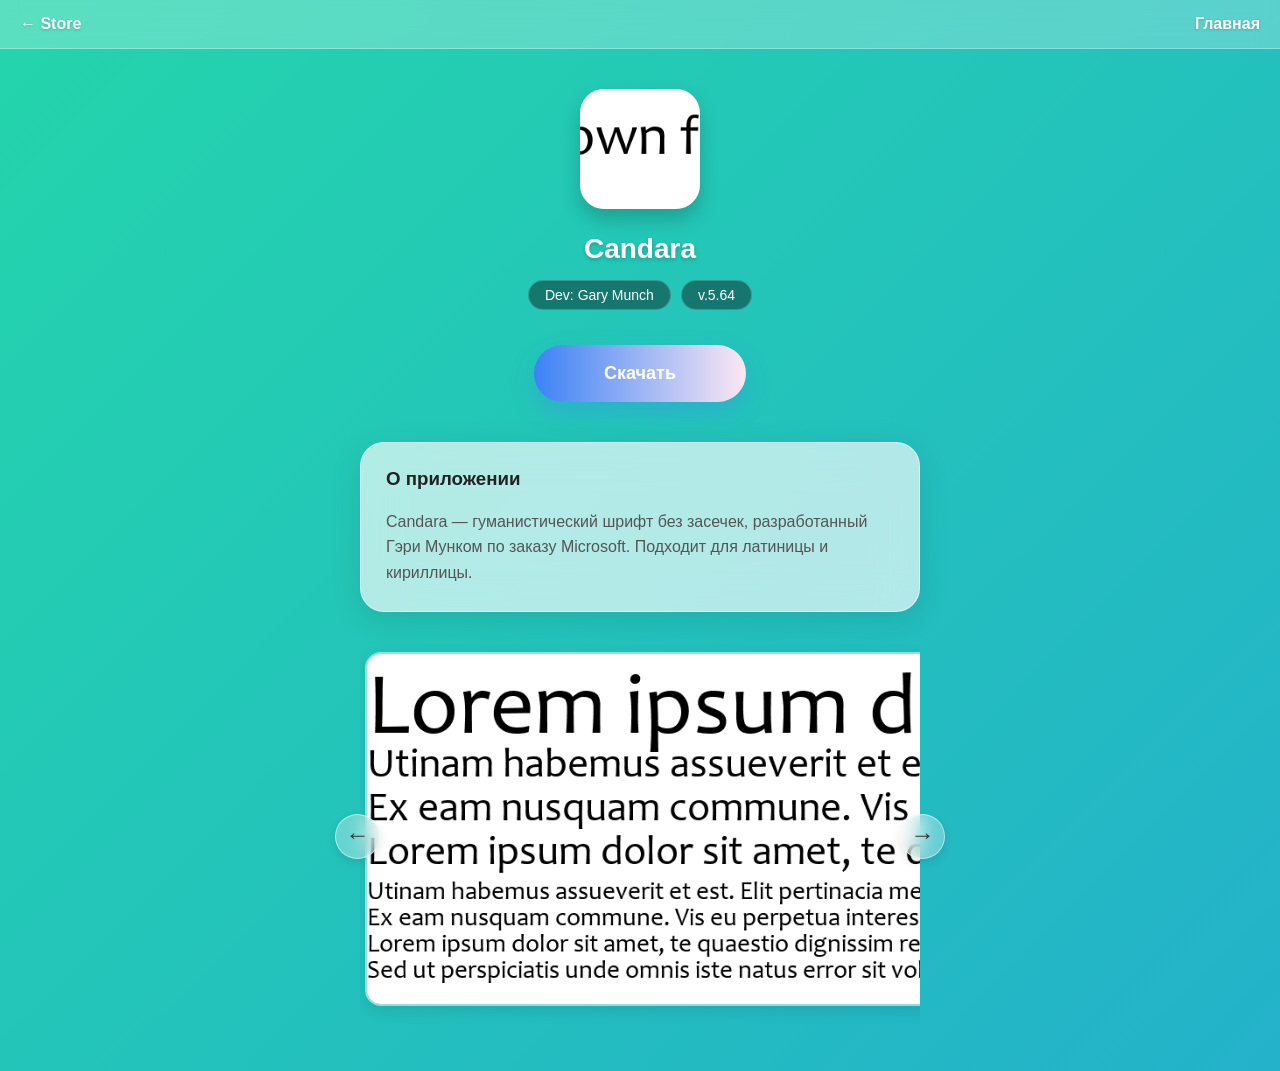
<file: store/apps/file004.html>
<!DOCTYPE html>
<html lang="ru">
<head>
    <meta charset="UTF-8">
    <meta name="viewport" content="width=device-width, initial-scale=1.0">
    <title>Страница Приложения - Candara</title>
    <style>
        :root {
            /* Цвета для кнопки (Голубой и Бледно-розовый) */
            --btn-blue: #3b82f6; 
            --btn-pink-pale: #fce7f3;
            
            /* Цвета текста */
            --text-dark: #333333;
            --text-light: #555555;
        }

        body {
            font-family: -apple-system, BlinkMacSystemFont, "Segoe UI", Roboto, Helvetica, Arial, sans-serif;
            color: var(--text-dark);
            margin: 0;
            padding: 0;
            display: flex;
            flex-direction: column;
            align-items: center;
            min-height: 100vh;
            overflow-x: hidden; /* Предотвращение горизонтальной прокрутки всей страницы */

            /* ПЕРЕЛИВАЮЩИЙСЯ ФОН */
            background: linear-gradient(-45deg, #ee7752, #e73c7e, #23a6d5, #23d5ab);
            background-size: 400% 400%;
            animation: gradientBG 15s ease infinite;
        }

        @keyframes gradientBG {
            0% { background-position: 0% 50%; }
            50% { background-position: 100% 50%; }
            100% { background-position: 0% 50%; }
        }

        /* --- Навигация --- */
        nav {
            width: 100%;
            padding: 15px 20px;
            background: rgba(255, 255, 255, 0.25);
            backdrop-filter: blur(10px);
            -webkit-backdrop-filter: blur(10px);
            border-bottom: 1px solid rgba(255, 255, 255, 0.3);
            position: sticky;
            top: 0;
            z-index: 100;
            display: flex;
            justify-content: space-between;
            align-items: center;
            box-sizing: border-box;
        }

        .nav-link {
            color: white;
            text-shadow: 0 1px 3px rgba(0,0,0,0.2);
            text-decoration: none;
            font-weight: 600;
            font-size: 16px;
            transition: opacity 0.3s;
        }

        .nav-link:hover { opacity: 0.8; }

        /* --- Контейнер приложения --- */
        .app-container {
            max-width: 600px;
            width: 100%;
            /* Отступы адаптируются на мобилках (см. media query внизу) */
            padding: 40px 20px;
            text-align: center;
            box-sizing: border-box;
        }

        .app-icon {
            width: 120px;
            height: 120px;
            border-radius: 24px;
            box-shadow: 0 10px 20px rgba(0,0,0,0.2);
            margin-bottom: 20px;
            object-fit: cover;
            background-color: #fff;
        }

        .app-title {
            font-size: 28px;
            font-weight: 800;
            margin: 0 0 15px 0;
            color: #fff;
            text-shadow: 0 2px 4px rgba(0,0,0,0.2);
            /* Перенос длинных заголовков на мобилках */
            word-wrap: break-word; 
        }

        /* Мета-информация */
        .app-meta {
            display: flex;
            justify-content: center;
            gap: 10px;
            margin-bottom: 35px;
            font-size: 14px;
            flex-wrap: wrap; /* Чтобы не ломалось на очень узких экранах */
        }

        .app-meta span {
            background: rgba(0, 0, 0, 0.4);
            color: white;
            backdrop-filter: blur(5px);
            padding: 6px 16px;
            border-radius: 20px;
            font-weight: 500;
            border: 1px solid rgba(255,255,255,0.2);
        }

        /* --- КНОПКА СКАЧАТЬ --- */
        .download-btn {
            display: inline-block;
            text-decoration: none;
            color: white;
            font-weight: bold;
            font-size: 18px;
            /* Паддинги адаптируются на мобилках (см. media query внизу) */
            padding: 18px 70px; 
            border-radius: 50px;
            box-shadow: 0 10px 25px rgba(59, 130, 246, 0.3);
            margin-bottom: 40px;
            background: linear-gradient(90deg, var(--btn-blue), var(--btn-pink-pale), var(--btn-blue));
            background-size: 200% auto;
            animation: slowGlow 3s linear infinite;
            transform: scale(1);
            transition: transform 0.2s ease, box-shadow 0.2s ease;
            /* Важно для мобильной верстки, чтобы паддинги не рвали ширину */
            box-sizing: border-box; 
            max-width: 100%;
        }

        .download-btn:active { transform: scale(0.98); }

        @keyframes slowGlow {
            0% { background-position: 0% center; }
            100% { background-position: 200% center; }
        }

        /* --- Описание --- */
        .glass-card {
            text-align: left;
            background: rgba(255, 255, 255, 0.65);
            backdrop-filter: blur(20px);
            -webkit-backdrop-filter: blur(20px);
            border: 1px solid rgba(255, 255, 255, 0.5);
            padding: 25px;
            border-radius: 24px;
            box-shadow: 0 8px 32px rgba(0, 0, 0, 0.1);
            margin-bottom: 30px;
            color: var(--text-dark);
        }

        .glass-card h3 { margin-top: 0; color: #222; }
        .glass-card p { line-height: 1.6; color: var(--text-light); margin-bottom: 0; }

        /* --- Скриншоты с оберткой для стрелок --- */
        .screenshots-wrapper {
            position: relative;
            width: 100%;
            display: flex;
            align-items: center;
        }

        .screenshots-container {
            display: flex;
            overflow-x: auto;
            gap: 15px;
            padding: 10px 5px 25px 5px; /* Немного места для теней и скроллбара */
            scrollbar-width: none; 
            -ms-overflow-style: none;
            scroll-behavior: smooth; /* Плавная прокрутка по JS */
            width: 100%;
        }
        .screenshots-container::-webkit-scrollbar { display: none; }

        /* Стили для ИЗОБРАЖЕНИЙ-скриншотов */
        .screenshot-img {
            /* Фиксированная высота, ширина авто по пропорциям */
            height: 350px; 
            width: auto;
            /* Максимальная ширина на случай очень широких картинок */
            max-width: 80vw; 
            
            border-radius: 16px;
            flex-shrink: 0;
            /* Стеклянная рамка вокруг картинки */
            border: 2px solid rgba(255, 255, 255, 0.5);
            box-shadow: 0 5px 15px rgba(0,0,0,0.1);
            transition: transform 0.3s ease;
            /* Чтобы картинка вела себя как блок */
            display: block;
        }
        
        .screenshot-img:hover {
             transform: scale(1.02);
        }

        /* --- Стеклянные стрелки (Скрыты по умолчанию/на мобилках) --- */
        .scroll-btn {
            display: none; /* Скрыты на мобильных */
            position: absolute;
            z-index: 10;
            background: rgba(255, 255, 255, 0.3);
            backdrop-filter: blur(10px);
            -webkit-backdrop-filter: blur(10px);
            border: 1px solid rgba(255, 255, 255, 0.5);
            color: var(--text-dark);
            width: 45px;
            height: 45px;
            border-radius: 50%;
            font-size: 24px;
            line-height: 1;
            cursor: pointer;
            box-shadow: 0 4px 10px rgba(0,0,0,0.1);
            transition: all 0.3s ease;
            
            align-items: center;
            justify-content: center;
            padding-bottom: 4px; /* Корректировка вертикального выравнивания стрелки */
        }

        .scroll-btn:hover {
            background: rgba(255, 255, 255, 0.5);
            transform: scale(1.1);
        }

        .scroll-btn.left { left: -25px; }
        .scroll-btn.right { right: -25px; }


        /* =========================================
           МОБИЛЬНАЯ ОПТИМИЗАЦИЯ (Все экраны <= 768px)
           ========================================= */
        @media (max-width: 768px) {
            /* Уменьшаем отступы контейнера */
            .app-container {
                padding: 25px 15px;
            }

            /* Чуть меньше заголовок */
            .app-title {
                font-size: 24px;
            }

            /* КРИТИЧЕСКОЕ ИСПРАВЛЕНИЕ КНОПКИ */
            .download-btn {
                width: 90%; /* Почти во всю ширину */
                padding: 16px 20px; /* Убираем огромные боковые паддинги */
                font-size: 18px;
            }
            
            /* Уменьшаем скриншоты для мобилок, чтобы влезало больше */
             .screenshot-img {
                height: 280px;
            }
        }

        /* Показываем стрелки ТОЛЬКО на десктопе (> 769px) */
        @media (min-width: 769px) {
            .scroll-btn {
                display: flex; 
            }
        }

    </style>
</head>
<body>

    <nav>
        <a href="../store.html" class="nav-link">← Store</a>
        <a href="../../index.html" class="nav-link">Главная</a>
    </nav>

    <div class="app-container">
        <img src="../../data/img/candara.png" alt="App Icon" class="app-icon">
        
        <h1 class="app-title">Candara</h1>
        
        <div class="app-meta">
            <span class="developer">Dev: Gary Munch</span>
            <span class="version">v.5.64</span>
        </div>

        <a href="../../data/Candara.zip" class="download-btn">Скачать</a>

        <div class="glass-card">
            <h3>О приложении</h3>
            <p>Candara — гуманистический шрифт без засечек, разработанный Гэри Мунком по заказу Microsoft. Подходит для латиницы и кириллицы.</p>
        </div>

        <div class="screenshots-wrapper">
            <button class="scroll-btn left" id="slideLeft">←</button>

            <div class="screenshots-container" id="scrollContainer">
                <img src="../../data/img/candara1.png" alt="Screenshot 1" class="screenshot-img">
            </div>

            <button class="scroll-btn right" id="slideRight">→</button>
        </div>

    </div>

    <script>
        const container = document.getElementById('scrollContainer');
        const buttonRight = document.getElementById('slideRight');
        const buttonLeft = document.getElementById('slideLeft');

        buttonRight.onclick = function () {
            // Прокрутка на 250px вправо
            container.scrollBy({ left: 250, behavior: 'smooth' });
        };
        buttonLeft.onclick = function () {
            // Прокрутка на 250px влево
            container.scrollBy({ left: -250, behavior: 'smooth' });
        };
    </script>

</body>
</html>
</file>
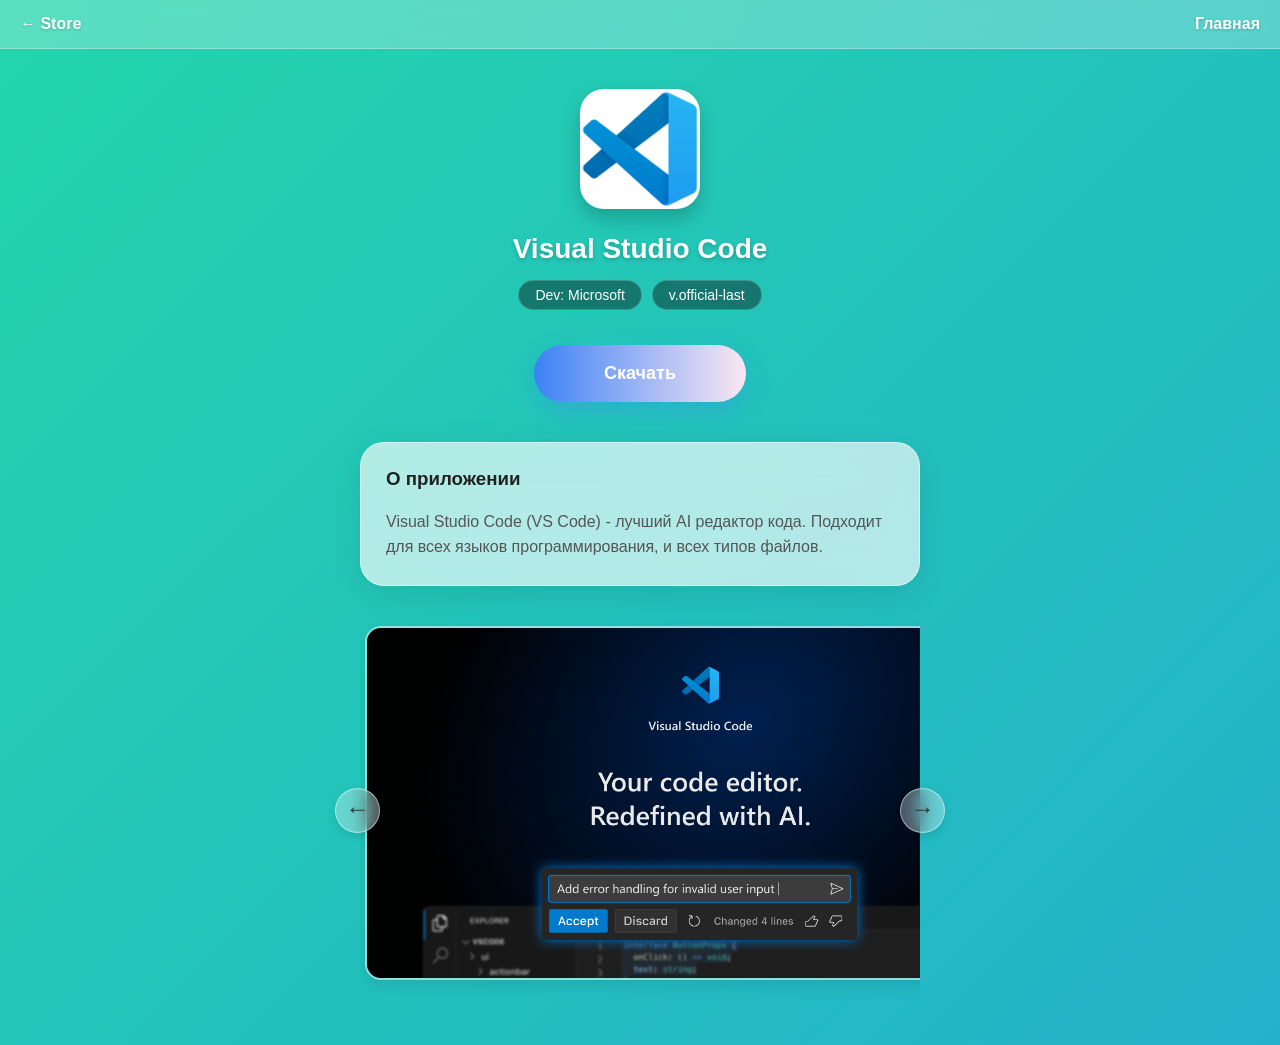
<file: store/apps/file005.html>
<!DOCTYPE html>
<html lang="ru">
<head>
    <meta charset="UTF-8">
    <meta name="viewport" content="width=device-width, initial-scale=1.0">
    <title>Страница Приложения - Visual Studio Code</title>
    <style>
        :root {
            /* Цвета для кнопки (Голубой и Бледно-розовый) */
            --btn-blue: #3b82f6; 
            --btn-pink-pale: #fce7f3;
            
            /* Цвета текста */
            --text-dark: #333333;
            --text-light: #555555;
        }

        body {
            font-family: -apple-system, BlinkMacSystemFont, "Segoe UI", Roboto, Helvetica, Arial, sans-serif;
            color: var(--text-dark);
            margin: 0;
            padding: 0;
            display: flex;
            flex-direction: column;
            align-items: center;
            min-height: 100vh;
            overflow-x: hidden; /* Предотвращение горизонтальной прокрутки всей страницы */

            /* ПЕРЕЛИВАЮЩИЙСЯ ФОН */
            background: linear-gradient(-45deg, #ee7752, #e73c7e, #23a6d5, #23d5ab);
            background-size: 400% 400%;
            animation: gradientBG 15s ease infinite;
        }

        @keyframes gradientBG {
            0% { background-position: 0% 50%; }
            50% { background-position: 100% 50%; }
            100% { background-position: 0% 50%; }
        }

        /* --- Навигация --- */
        nav {
            width: 100%;
            padding: 15px 20px;
            background: rgba(255, 255, 255, 0.25);
            backdrop-filter: blur(10px);
            -webkit-backdrop-filter: blur(10px);
            border-bottom: 1px solid rgba(255, 255, 255, 0.3);
            position: sticky;
            top: 0;
            z-index: 100;
            display: flex;
            justify-content: space-between;
            align-items: center;
            box-sizing: border-box;
        }

        .nav-link {
            color: white;
            text-shadow: 0 1px 3px rgba(0,0,0,0.2);
            text-decoration: none;
            font-weight: 600;
            font-size: 16px;
            transition: opacity 0.3s;
        }

        .nav-link:hover { opacity: 0.8; }

        /* --- Контейнер приложения --- */
        .app-container {
            max-width: 600px;
            width: 100%;
            /* Отступы адаптируются на мобилках (см. media query внизу) */
            padding: 40px 20px;
            text-align: center;
            box-sizing: border-box;
        }

        .app-icon {
            width: 120px;
            height: 120px;
            border-radius: 24px;
            box-shadow: 0 10px 20px rgba(0,0,0,0.2);
            margin-bottom: 20px;
            object-fit: cover;
            background-color: #fff;
        }

        .app-title {
            font-size: 28px;
            font-weight: 800;
            margin: 0 0 15px 0;
            color: #fff;
            text-shadow: 0 2px 4px rgba(0,0,0,0.2);
            /* Перенос длинных заголовков на мобилках */
            word-wrap: break-word; 
        }

        /* Мета-информация */
        .app-meta {
            display: flex;
            justify-content: center;
            gap: 10px;
            margin-bottom: 35px;
            font-size: 14px;
            flex-wrap: wrap; /* Чтобы не ломалось на очень узких экранах */
        }

        .app-meta span {
            background: rgba(0, 0, 0, 0.4);
            color: white;
            backdrop-filter: blur(5px);
            padding: 6px 16px;
            border-radius: 20px;
            font-weight: 500;
            border: 1px solid rgba(255,255,255,0.2);
        }

        /* --- КНОПКА СКАЧАТЬ --- */
        .download-btn {
            display: inline-block;
            text-decoration: none;
            color: white;
            font-weight: bold;
            font-size: 18px;
            /* Паддинги адаптируются на мобилках (см. media query внизу) */
            padding: 18px 70px; 
            border-radius: 50px;
            box-shadow: 0 10px 25px rgba(59, 130, 246, 0.3);
            margin-bottom: 40px;
            background: linear-gradient(90deg, var(--btn-blue), var(--btn-pink-pale), var(--btn-blue));
            background-size: 200% auto;
            animation: slowGlow 3s linear infinite;
            transform: scale(1);
            transition: transform 0.2s ease, box-shadow 0.2s ease;
            /* Важно для мобильной верстки, чтобы паддинги не рвали ширину */
            box-sizing: border-box; 
            max-width: 100%;
        }

        .download-btn:active { transform: scale(0.98); }

        @keyframes slowGlow {
            0% { background-position: 0% center; }
            100% { background-position: 200% center; }
        }

        /* --- Описание --- */
        .glass-card {
            text-align: left;
            background: rgba(255, 255, 255, 0.65);
            backdrop-filter: blur(20px);
            -webkit-backdrop-filter: blur(20px);
            border: 1px solid rgba(255, 255, 255, 0.5);
            padding: 25px;
            border-radius: 24px;
            box-shadow: 0 8px 32px rgba(0, 0, 0, 0.1);
            margin-bottom: 30px;
            color: var(--text-dark);
        }

        .glass-card h3 { margin-top: 0; color: #222; }
        .glass-card p { line-height: 1.6; color: var(--text-light); margin-bottom: 0; }

        /* --- Скриншоты с оберткой для стрелок --- */
        .screenshots-wrapper {
            position: relative;
            width: 100%;
            display: flex;
            align-items: center;
        }

        .screenshots-container {
            display: flex;
            overflow-x: auto;
            gap: 15px;
            padding: 10px 5px 25px 5px; /* Немного места для теней и скроллбара */
            scrollbar-width: none; 
            -ms-overflow-style: none;
            scroll-behavior: smooth; /* Плавная прокрутка по JS */
            width: 100%;
        }
        .screenshots-container::-webkit-scrollbar { display: none; }

        /* Стили для ИЗОБРАЖЕНИЙ-скриншотов */
        .screenshot-img {
            /* Фиксированная высота, ширина авто по пропорциям */
            height: 350px; 
            width: auto;
            /* Максимальная ширина на случай очень широких картинок */
            max-width: 80vw; 
            
            border-radius: 16px;
            flex-shrink: 0;
            /* Стеклянная рамка вокруг картинки */
            border: 2px solid rgba(255, 255, 255, 0.5);
            box-shadow: 0 5px 15px rgba(0,0,0,0.1);
            transition: transform 0.3s ease;
            /* Чтобы картинка вела себя как блок */
            display: block;
        }
        
        .screenshot-img:hover {
             transform: scale(1.02);
        }

        /* --- Стеклянные стрелки (Скрыты по умолчанию/на мобилках) --- */
        .scroll-btn {
            display: none; /* Скрыты на мобильных */
            position: absolute;
            z-index: 10;
            background: rgba(255, 255, 255, 0.3);
            backdrop-filter: blur(10px);
            -webkit-backdrop-filter: blur(10px);
            border: 1px solid rgba(255, 255, 255, 0.5);
            color: var(--text-dark);
            width: 45px;
            height: 45px;
            border-radius: 50%;
            font-size: 24px;
            line-height: 1;
            cursor: pointer;
            box-shadow: 0 4px 10px rgba(0,0,0,0.1);
            transition: all 0.3s ease;
            
            align-items: center;
            justify-content: center;
            padding-bottom: 4px; /* Корректировка вертикального выравнивания стрелки */
        }

        .scroll-btn:hover {
            background: rgba(255, 255, 255, 0.5);
            transform: scale(1.1);
        }

        .scroll-btn.left { left: -25px; }
        .scroll-btn.right { right: -25px; }


        /* =========================================
           МОБИЛЬНАЯ ОПТИМИЗАЦИЯ (Все экраны <= 768px)
           ========================================= */
        @media (max-width: 768px) {
            /* Уменьшаем отступы контейнера */
            .app-container {
                padding: 25px 15px;
            }

            /* Чуть меньше заголовок */
            .app-title {
                font-size: 24px;
            }

            /* КРИТИЧЕСКОЕ ИСПРАВЛЕНИЕ КНОПКИ */
            .download-btn {
                width: 90%; /* Почти во всю ширину */
                padding: 16px 20px; /* Убираем огромные боковые паддинги */
                font-size: 18px;
            }
            
            /* Уменьшаем скриншоты для мобилок, чтобы влезало больше */
             .screenshot-img {
                height: 280px;
            }
        }

        /* Показываем стрелки ТОЛЬКО на десктопе (> 769px) */
        @media (min-width: 769px) {
            .scroll-btn {
                display: flex; 
            }
        }

    </style>
</head>
<body>

    <nav>
        <a href="../store.html" class="nav-link">← Store</a>
        <a href="../../index.html" class="nav-link">Главная</a>
    </nav>

    <div class="app-container">
        <img src="../../data/img/vsc.png" alt="App Icon" class="app-icon">
        
        <h1 class="app-title">Visual Studio Code</h1>
        
        <div class="app-meta">
            <span class="developer">Dev: Microsoft</span>
            <span class="version">v.official-last</span>
        </div>

        <a href="https://code.visualstudio.com/" class="download-btn">Скачать</a>

        <div class="glass-card">
            <h3>О приложении</h3>
            <p>Visual Studio Code (VS Code) - лучший AI редактор кода. Подходит для всех языков программирования, и всех типов файлов.</p>
        </div>

        <div class="screenshots-wrapper">
            <button class="scroll-btn left" id="slideLeft">←</button>

            <div class="screenshots-container" id="scrollContainer">
                <img src="../../data/img/vsc1.png" alt="Screenshot 1" class="screenshot-img">
               <img src="../../data/img/vsc2.png" alt="Screenshot 2" class="screenshot-img">
               <img src="../../data/img/vsc3.png" alt="Screenshot 3" class="screenshot-img">
            </div>

            <button class="scroll-btn right" id="slideRight">→</button>
        </div>

    </div>

    <script>
        const container = document.getElementById('scrollContainer');
        const buttonRight = document.getElementById('slideRight');
        const buttonLeft = document.getElementById('slideLeft');

        buttonRight.onclick = function () {
            // Прокрутка на 250px вправо
            container.scrollBy({ left: 250, behavior: 'smooth' });
        };
        buttonLeft.onclick = function () {
            // Прокрутка на 250px влево
            container.scrollBy({ left: -250, behavior: 'smooth' });
        };
    </script>

</body>
</html>
</file>
<file: style.css>
/* style.css */
:root {
    --primary: #FF8C00; /* Оранжевый */
    --secondary: #FF0080; /* Розовый */
    --bg-dark: #1a1a1a;
    /* Более прозрачное стекло для карточек */
    --glass-bg: rgba(255, 255, 255, 0.1);
    --glass-chin: rgba(255, 255, 255, 0.15); 
    --glass-border: rgba(255, 255, 255, 0.3);
    --text-color: #ffffff;
    --font-main: 'Segoe UI', Tahoma, Geneva, Verdana, sans-serif;
}

* {
    margin: 0;
    padding: 0;
    box-sizing: border-box;
}

body {
    font-family: var(--font-main);
    background-color: var(--bg-dark);
    color: var(--text-color);
    overflow-x: hidden;
    min-height: 100vh;
}

/* --- 1. АНИМИРОВАННЫЙ ГРАДИЕНТНЫЙ ФОН (Для всех кроме главной) --- */
body.gradient-page {
    /* Градиент 400% размера, чтобы было куда двигаться */
    background: linear-gradient(-45deg, #ff9a9e, #fad0c4, #FF8C00, #FF0080);
    background-size: 400% 400%;
    /* 10s длительность, ease - плавность, infinite - бесконечно, 
       alternate - заставляет анимацию идти ВПЕРЕД, а потом НАЗАД (плавный возврат) */
    animation: gradientBG 10s ease infinite alternate;
}

@keyframes gradientBG {
    0% { background-position: 0% 50%; }
    50% { background-position: 100% 50%; }
    100% { background-position: 0% 50%; }
}

/* --- LOADER --- */
.loader-wrapper {
    position: fixed;
    top: 0;
    left: 0;
    width: 100%;
    height: 100%;
    background: var(--bg-dark);
    display: flex;
    justify-content: center;
    align-items: center;
    z-index: 9999;
    transition: opacity 0.5s ease, visibility 0.5s ease;
}
.loader-wrapper.hidden { opacity: 0; visibility: hidden; }
.spinner {
    width: 50px; height: 50px;
    border: 5px solid rgba(255, 255, 255, 0.1);
    border-top: 5px solid var(--secondary);
    border-left: 5px solid var(--primary);
    border-radius: 50%;
    animation: spin 1s linear infinite;
}
@keyframes spin { 0% { transform: rotate(0deg); } 100% { transform: rotate(360deg); } }

/* --- NAVBAR --- */
nav {
    position: fixed;
    top: 0; left: 0; width: 100%;
    padding: 15px 40px;
    display: flex; justify-content: space-between; align-items: center;
    z-index: 1000;
    background: linear-gradient(90deg, rgba(255, 140, 0, 0.8), rgba(255, 0, 128, 0.8));
    backdrop-filter: blur(10px);
    border-bottom: 1px solid var(--glass-border);
    box-shadow: 0 4px 30px rgba(0, 0, 0, 0.1);
}
.logo { font-size: 1.5rem; font-weight: bold; text-transform: uppercase; color: white; text-shadow: 0 2px 4px rgba(0,0,0,0.3); }
.nav-links { display: flex; gap: 20px; }
.nav-btn {
    text-decoration: none; color: white; padding: 10px 20px; border-radius: 30px;
    background: var(--glass-bg); border: 1px solid var(--glass-border);
    backdrop-filter: blur(5px); transition: all 0.3s ease; font-weight: 500;
}
.nav-btn:hover { background: rgba(255, 255, 255, 0.25); transform: translateY(-2px); box-shadow: 0 8px 32px 0 rgba(255, 140, 0, 0.3); border-color: rgba(255, 255, 255, 0.4); }
.nav-btn.active { background: white; color: var(--secondary); font-weight: bold; }

/* --- ВИДЕО ФОН (Только для главной) --- */
.video-container {
    position: fixed; top: 0; left: 0; width: 100%; height: 100%; z-index: -1; overflow: hidden; background: #000;
}
#video-blur-layer {
    position: absolute; top: 0; left: 0; width: 100%; height: 100%; object-fit: cover;
    filter: blur(25px) brightness(0.6); transform: scale(1.1);
}
#video-main-layer {
    position: absolute; top: 50%; left: 50%; transform: translate(-50%, -50%); width: 100%; height: 100%; z-index: 1; object-fit: contain;
}
@media (max-aspect-ratio: 1914/1080) { #video-main-layer { object-fit: cover; } }

.hero-content {
    position: relative; height: 100vh; display: flex; flex-direction: column; justify-content: center; align-items: center; text-align: center; padding: 20px; z-index: 2;
}
.hero-title {
    font-size: 4rem; font-weight: 800; background: linear-gradient(to right, #fff, #ffe0b2); -webkit-background-clip: text; -webkit-text-fill-color: transparent; text-shadow: 0 10px 30px rgba(0,0,0,0.5); margin-bottom: 20px;
}

/* --- КОНТЕЙНЕР СТРАНИЦ --- */
.page-container {
    padding-top: 120px; /* Отступ больше, чтобы не прилипало к навбару */
    max-width: 1200px;
    margin: 0 auto;
    padding-left: 20px;
    padding-right: 20px;
    padding-bottom: 50px;
}

/* Стандартная карточка (для текста, как было раньше) */
.glass-panel {
    background: rgba(255, 255, 255, 0.1);
    backdrop-filter: blur(10px);
    border: 1px solid var(--glass-border);
    border-radius: 20px;
    padding: 30px;
    margin-bottom: 40px;
    color: #fff;
}

/* --- 2. СЕТКА ДЛЯ КАРТОЧЕК --- */
.cards-grid {
    display: grid;
    /* Магия адаптивности: создает столько колонок, сколько влезет. 
       Минимальная ширина карточки 280px, если меньше - перенос. */
    grid-template-columns: repeat(auto-fit, minmax(280px, 1fr)); 
    gap: 30px;
    width: 100%;
}

/* --- 3. LIQUID GLASS КАРТОЧКА-ССЫЛКА --- */
.glass-card-link {
    display: block; /* Чтобы ссылка работала на всю карточку */
    text-decoration: none;
    color: white;
    border-radius: 20px;
    overflow: hidden; /* Чтобы картинка не вылезала за скругления */
    background: var(--glass-bg);
    border: 1px solid var(--glass-border);
    backdrop-filter: blur(8px);
    transition: all 0.4s cubic-bezier(0.25, 0.8, 0.25, 1);
    position: relative;
    box-shadow: 0 4px 15px rgba(0,0,0,0.1);
}

.glass-card-link:hover {
    transform: translateY(-10px) scale(1.02); /* Поднятие и легкое увеличение */
    background: rgba(255, 255, 255, 0.2);
    box-shadow: 0 20px 40px rgba(0, 0, 0, 0.4), 
                0 0 20px rgba(255, 140, 0, 0.3); /* Оранжевое свечение */
    border-color: rgba(255, 255, 255, 0.6);
    cursor: pointer;
}

/* Картинка внутри карточки */
.card-image-wrapper {
    width: 100%;
    height: 180px; /* Фиксированная высота картинки */
    overflow: hidden;
    border-bottom: 1px solid var(--glass-border);
}

.card-image-wrapper img {
    width: 100%;
    height: 100%;
    object-fit: cover; /* Заполнить рамку, обрезав лишнее */
    transition: transform 0.5s ease;
}

.glass-card-link:hover .card-image-wrapper img {
    transform: scale(1.1); /* Зум картинки при наведении */
}

/* "Подбородок" карточки */
.card-chin {
    padding: 20px;
    background: var(--glass-chin); /* Чуть отличающийся фон */
    display: flex;
    flex-direction: column;
    gap: 8px;
}

.card-title {
    font-size: 1.25rem;
    font-weight: bold;
    color: #fff;
}

.card-desc {
    font-size: 0.95rem;
    color: rgba(255, 255, 255, 0.8);
    line-height: 1.4;
}

/* --- 4. ВЫПАДАЮЩИЙ СПИСОК (ACCORDION) --- */
.glass-dropdown {
    width: 100%;
    margin-bottom: 20px;
    border-radius: 15px;
    background: var(--glass-bg);
    border: 1px solid var(--glass-border);
    backdrop-filter: blur(10px);
    overflow: hidden;
    transition: background 0.3s;
}

.dropdown-header {
    padding: 20px;
    cursor: pointer;
    display: flex;
    justify-content: space-between;
    align-items: center;
    font-weight: bold;
    font-size: 1.1rem;
    user-select: none;
}

.dropdown-header:hover {
    background: rgba(255, 255, 255, 0.1);
}

.arrow-icon {
    transition: transform 0.3s ease;
}

/* Класс open добавляется JS */
.glass-dropdown.open .arrow-icon {
    transform: rotate(180deg);
}

.glass-dropdown.open {
    background: rgba(255, 255, 255, 0.15);
    box-shadow: 0 10px 30px rgba(0,0,0,0.2);
}

.dropdown-content {
    max-height: 0;
    overflow: hidden;
    transition: max-height 0.5s ease-in-out, opacity 0.3s;
    opacity: 0;
    background: rgba(0, 0, 0, 0.1); /* Чуть темнее внутри */
}

.glass-dropdown.open .dropdown-content {
    /* Достаточно большое значение, JS можно не использовать для вычисления высоты */
    max-height: 500px; 
    opacity: 1;
}

.dropdown-item {
    display: block;
    padding: 15px 20px;
    color: #eee;
    text-decoration: none;
    border-top: 1px solid rgba(255, 255, 255, 0.1);
    transition: padding-left 0.2s, color 0.2s;
}

.dropdown-item:hover {
    background: rgba(255, 255, 255, 0.1);
    padding-left: 25px; /* Эффект сдвига вправо */
    color: var(--primary);
}

/* Адаптив навбара */
@media (max-width: 768px) {
    nav { flex-direction: column; gap: 15px; padding: 15px; }
    .nav-links { gap: 10px; flex-wrap: wrap; justify-content: center; }
    .hero-title { font-size: 2.5rem; }
    .page-container { padding-top: 160px; } /* Больше места на мобилке из-за высокого навбара */
}
</file>
<file: store/store-style.css>
/* store/store-style.css */
:root {
    /* Новая палитра: Пастельные тона */
    --store-primary: #ffb7b2;   /* Нежно-розовый */
    --store-secondary: #a9def9; /* Нежно-голубой */
    --store-accent: #e2f0cb;    /* Светло-салатовый (для свежести) */
    
    --bg-dark: #1a1a1a; 
    /* Светлая тема стекла для магазина */
    --glass-bg: rgba(255, 255, 255, 0.15);
    --glass-border: rgba(255, 255, 255, 0.4);
    --glass-chin: rgba(255, 255, 255, 0.25);
    
    --text-color: #ffffff;
    --font-main: 'Segoe UI', Tahoma, Geneva, Verdana, sans-serif;
}

* { margin: 0; padding: 0; box-sizing: border-box; }

body {
    font-family: var(--font-main);
    background-color: var(--bg-dark);
    color: var(--text-color);
    overflow-x: hidden;
    min-height: 100vh;
}

/* --- ФОН МАГАЗИНА (Нежный перелив) --- */
body.store-gradient {
    background: linear-gradient(-45deg, #ff9a9e, #a18cd1, #fbc2eb, #a6c1ee);
    background-size: 400% 400%;
    animation: gradientStore 15s ease infinite alternate;
}

@keyframes gradientStore {
    0% { background-position: 0% 50%; }
    50% { background-position: 100% 50%; }
    100% { background-position: 0% 50%; }
}

/* --- LOADER --- */
.loader-wrapper {
    position: fixed; top: 0; left: 0; width: 100%; height: 100%;
    background: #2a2a2a; display: flex; justify-content: center; align-items: center;
    z-index: 9999; transition: opacity 0.5s, visibility 0.5s;
}
.loader-wrapper.hidden { opacity: 0; visibility: hidden; }
.spinner {
    width: 50px; height: 50px; border-radius: 50%;
    border: 5px solid rgba(255,255,255,0.1);
    border-top: 5px solid var(--store-secondary);
    border-left: 5px solid var(--store-primary);
    animation: spin 1s linear infinite;
}
@keyframes spin { 100% { transform: rotate(360deg); } }

/* --- NAVBAR (Store Version) --- */
nav {
    position: fixed; top: 0; left: 0; width: 100%; padding: 15px 40px;
    display: flex; justify-content: space-between; align-items: center; z-index: 1000;
    /* Голубо-розовый градиент */
    background: linear-gradient(90deg, rgba(169, 222, 249, 0.7), rgba(255, 183, 178, 0.7));
    backdrop-filter: blur(15px);
    border-bottom: 1px solid var(--glass-border);
}
.logo { font-size: 1.5rem; font-weight: bold; text-transform: uppercase; letter-spacing: 1px; }
.store-badge { font-size: 0.8em; background: rgba(255,255,255,0.3); padding: 2px 8px; border-radius: 10px; margin-left: 5px;}

.nav-links { display: flex; gap: 20px; }
.nav-btn {
    text-decoration: none; color: white; padding: 10px 20px; border-radius: 30px;
    background: var(--glass-bg); border: 1px solid var(--glass-border);
    backdrop-filter: blur(5px); transition: all 0.3s ease; font-weight: 500;
}
.nav-btn:hover { background: rgba(255,255,255,0.4); transform: translateY(-2px); box-shadow: 0 5px 15px rgba(255,255,255,0.2); }
.nav-btn.active { background: white; color: #555; font-weight: bold; }

/* --- ОБЩИЙ КОНТЕЙНЕР --- */
.page-container {
    padding-top: 100px; max-width: 1200px; margin: 0 auto; padding-left: 20px; padding-right: 20px; padding-bottom: 50px;
}
h2 { margin: 30px 0 20px 0; font-weight: 600; text-shadow: 0 2px 10px rgba(0,0,0,0.1); }

/* --- БОЛЬШИЕ КАРТОЧКИ (FEATURED) --- */
.featured-grid {
    display: grid;
    grid-template-columns: repeat(auto-fit, minmax(300px, 1fr));
    gap: 25px;
}
.glass-card-link {
    display: block; text-decoration: none; color: white; border-radius: 20px; overflow: hidden;
    background: var(--glass-bg); border: 1px solid var(--glass-border);
    backdrop-filter: blur(8px); transition: all 0.4s ease;
}
.glass-card-link:hover { transform: translateY(-8px); box-shadow: 0 15px 35px rgba(0,0,0,0.2); border-color: #fff; }

.card-image-wrapper { width: 100%; height: 180px; overflow: hidden; border-bottom: 1px solid var(--glass-border); }
.card-image-wrapper img { width: 100%; height: 100%; object-fit: cover; transition: transform 0.5s ease; }
.glass-card-link:hover .card-image-wrapper img { transform: scale(1.05); }

.card-chin { padding: 15px; background: var(--glass-chin); }
.card-title { font-size: 1.2rem; font-weight: bold; margin-bottom: 5px; }
.card-desc { font-size: 0.9rem; opacity: 0.9; }

/* --- МАЛЕНЬКИЕ КВАДРАТНЫЕ ПРИЛОЖЕНИЯ (APPS GRID) --- */
.apps-grid {
    display: grid;
    /* Автозаполнение маленькими квадратами (мин 120px) */
    grid-template-columns: repeat(auto-fill, minmax(130px, 1fr));
    gap: 20px;
    margin-bottom: 40px;
}
.app-square {
    display: flex; flex-direction: column; align-items: center; text-align: center;
    text-decoration: none; color: white; transition: transform 0.3s;
}
.app-square:hover { transform: translateY(-5px); }

.app-icon-box {
    width: 100%; aspect-ratio: 1/1; /* Идеальный квадрат */
    border-radius: 22%; /* Форма как в iOS/Android */
    overflow: hidden;
    background: var(--glass-bg);
    border: 1px solid var(--glass-border);
    box-shadow: 0 4px 10px rgba(0,0,0,0.1);
    margin-bottom: 10px;
    position: relative;
}
.app-icon-box img { width: 100%; height: 100%; object-fit: cover; }
.app-name { font-size: 0.9rem; font-weight: 500; line-height: 1.2; }

/* --- ВЫПАДАЮЩИЕ СПИСКИ (CATEGORIES) --- */
.glass-dropdown {
    background: var(--glass-bg); border: 1px solid var(--glass-border);
    border-radius: 15px; margin-bottom: 15px; overflow: hidden;
}
.dropdown-header {
    padding: 15px 20px; cursor: pointer; display: flex; justify-content: space-between; font-weight: bold;
}
.dropdown-header:hover { background: rgba(255,255,255,0.2); }
.dropdown-content {
    max-height: 0; overflow: hidden; transition: max-height 0.4s ease; background: rgba(0,0,0,0.1);
}
.glass-dropdown.open .dropdown-content { max-height: 400px; }
.dropdown-item {
    display: block; padding: 12px 20px; color: #eee; text-decoration: none; border-top: 1px solid rgba(255,255,255,0.1);
}
.dropdown-item:hover { background: rgba(255,255,255,0.1); padding-left: 25px; transition: 0.2s; }

/* --- СТИЛИ ДЛЯ СТРАНИЦЫ ПРИЛОЖЕНИЯ (TEMPLATE) --- */
.app-page-header {
    display: flex; gap: 30px; align-items: center; margin-bottom: 30px;
    background: var(--glass-bg); padding: 30px; border-radius: 25px;
    border: 1px solid var(--glass-border); backdrop-filter: blur(10px);
}
.app-page-icon {
    width: 120px; height: 120px; border-radius: 22%; overflow: hidden;
    border: 2px solid rgba(255,255,255,0.5); flex-shrink: 0;
}
.app-page-icon img { width: 100%; height: 100%; object-fit: cover; }

.app-info { flex-grow: 1; }
.app-title-large { font-size: 2rem; font-weight: 800; margin-bottom: 5px; }
.app-dev { color: #ddd; font-size: 1.1rem; margin-bottom: 15px; }

/* КНОПКА СКАЧАТЬ (АНИМИРОВАННАЯ) */
.download-btn {
    display: inline-block; padding: 12px 40px; border-radius: 50px;
    text-decoration: none; color: white; font-weight: bold; font-size: 1.1rem;
    text-transform: uppercase; letter-spacing: 1px;
    /* Градиент Синий -> Розовый -> Синий */
    background: linear-gradient(90deg, #4facfe, #00f2fe, #ff9a9e, #4facfe);
    background-size: 300%;
    animation: glowMove 4s linear infinite;
    box-shadow: 0 0 20px rgba(79, 172, 254, 0.6);
    transition: transform 0.2s;
    border: none; cursor: pointer;
}
.download-btn:hover { transform: scale(1.05); box-shadow: 0 0 30px rgba(255, 154, 158, 0.8); }

@keyframes glowMove {
    0% { background-position: 0%; }
    100% { background-position: 100%; }
}

.glass-panel {
    background: rgba(255,255,255,0.1); border: 1px solid var(--glass-border);
    border-radius: 20px; padding: 30px; margin-bottom: 20px; backdrop-filter: blur(10px);
}
.meta-info {
    font-size: 0.9rem; color: #ccc; border-top: 1px solid rgba(255,255,255,0.2);
    padding-top: 15px; margin-top: 20px; display: flex; gap: 30px;
}

@media (max-width: 768px) {
    nav { flex-direction: column; gap: 10px; }
    .nav-links { flex-wrap: wrap; justify-content: center; }
    .app-page-header { flex-direction: column; text-align: center; }
    .meta-info { flex-direction: column; gap: 10px; }
}
</file>
